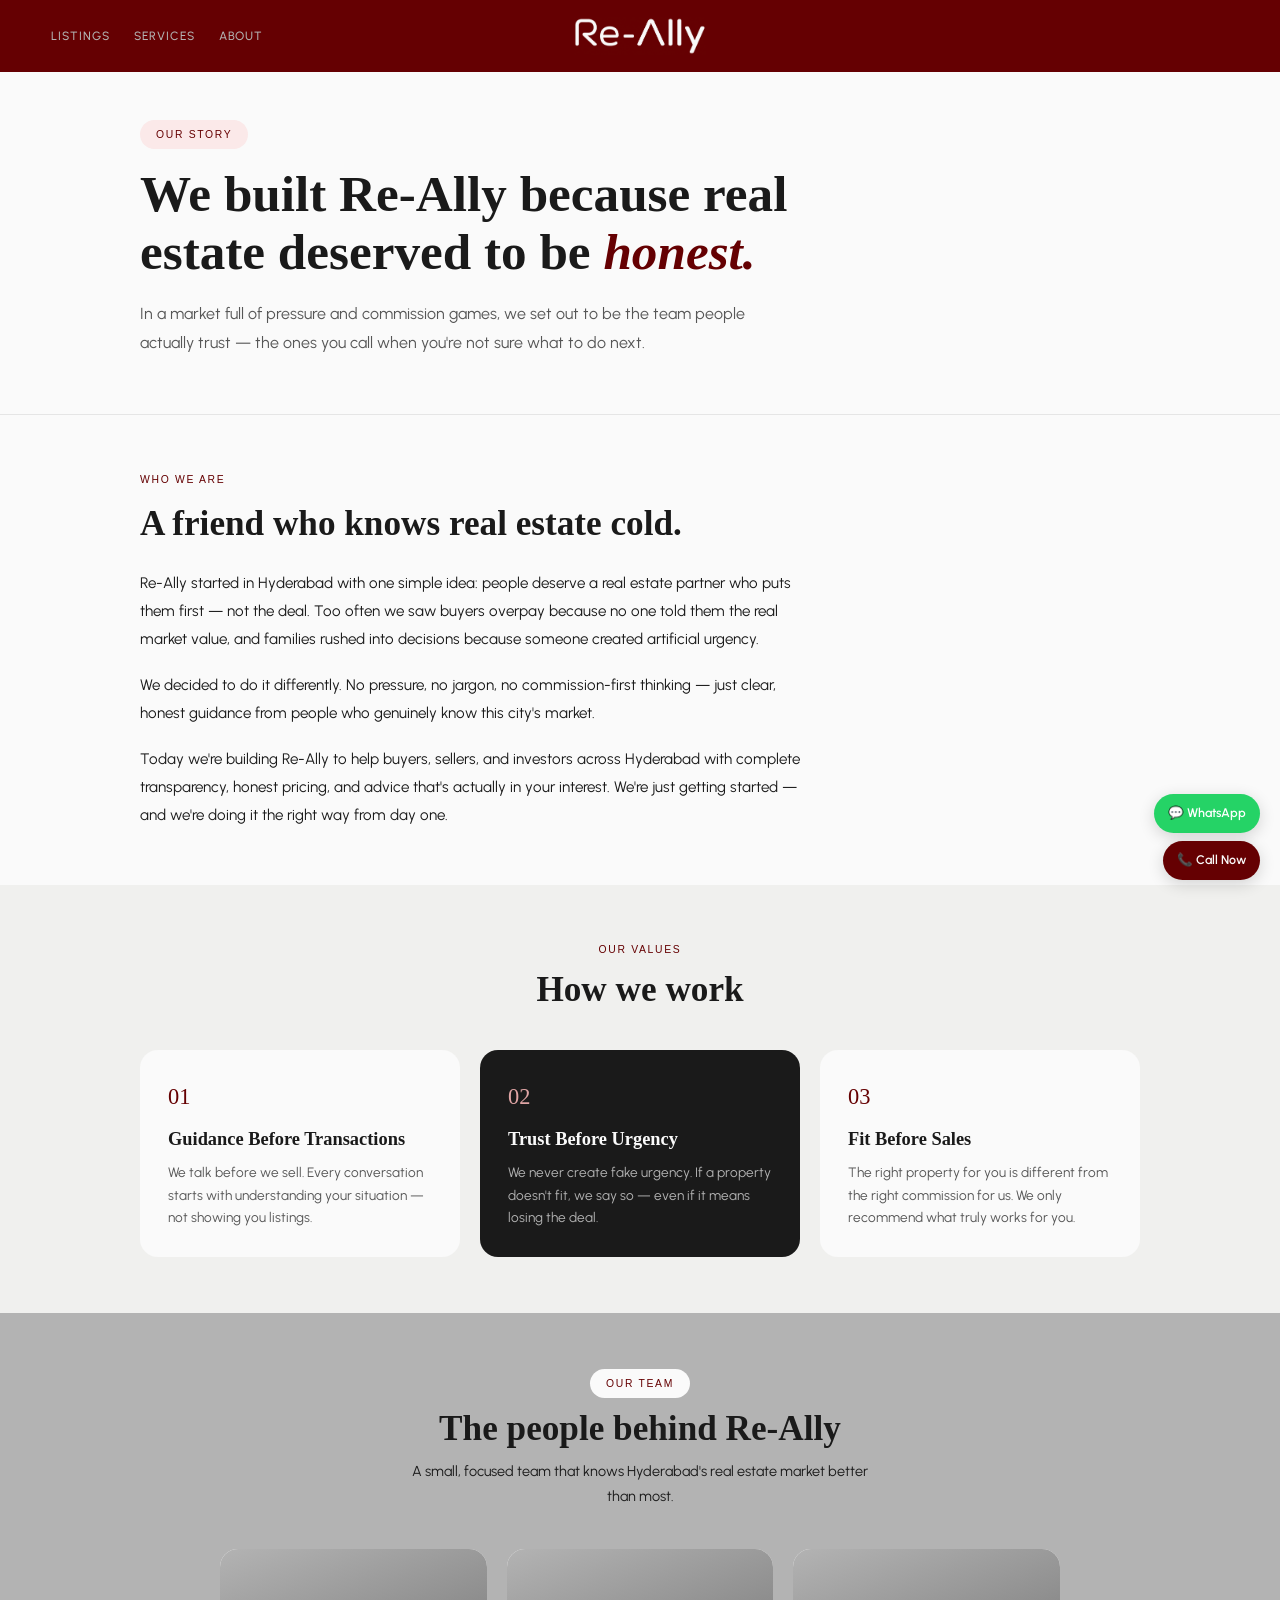
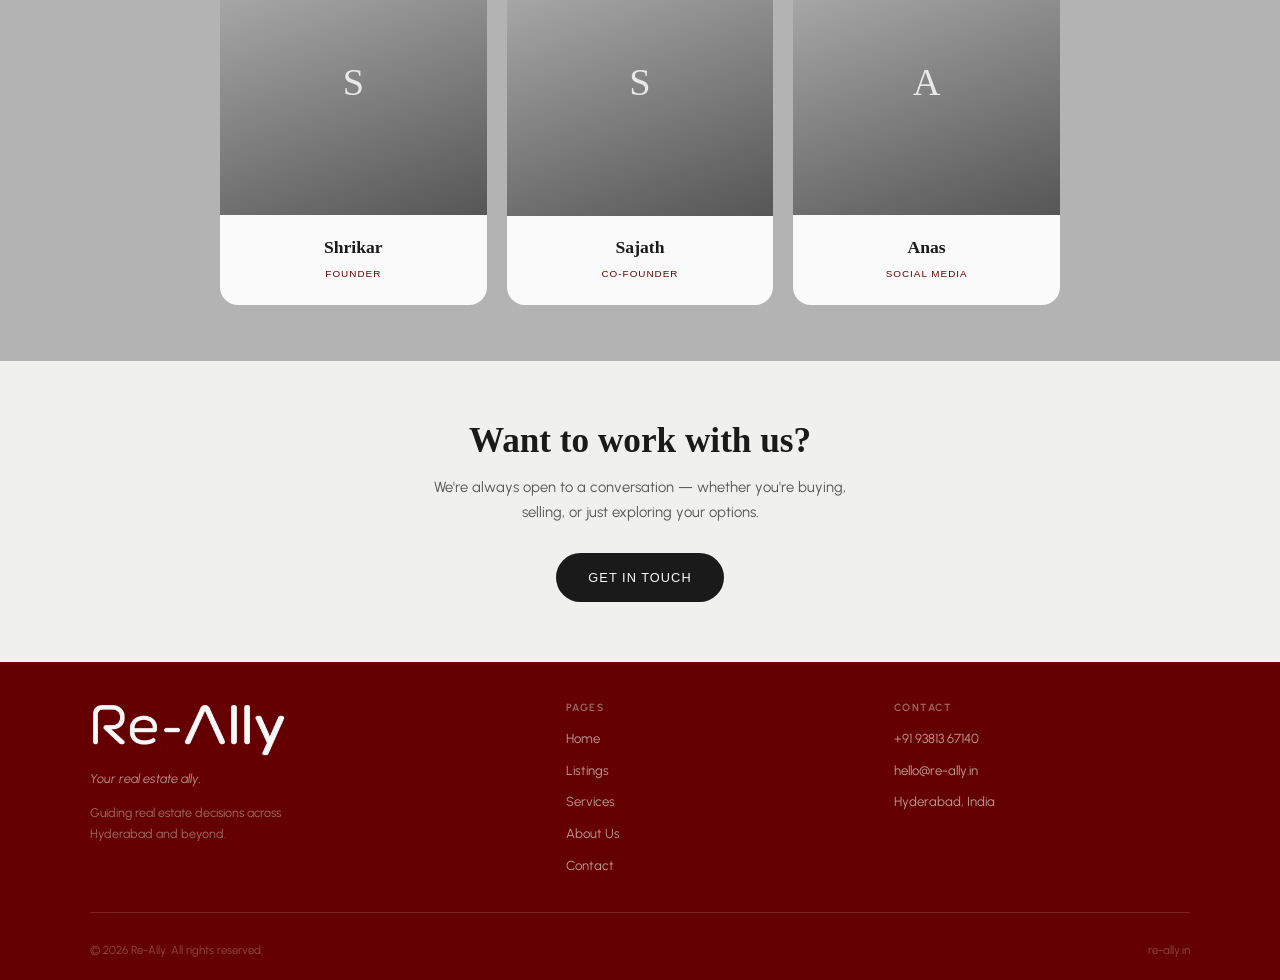
<file: about.html>
<!DOCTYPE html>
<html lang="en">
<head>
  <meta charset="UTF-8" />
  <meta name="viewport" content="width=device-width, initial-scale=1.0" />
  <title>About Us — Re-Ally Hyderabad</title>
  <link rel="icon" type="image/png" sizes="32x32" href="logo.png" />
  <link rel="icon" type="image/png" sizes="16x16" href="logo.png" />
  <link rel="apple-touch-icon" sizes="180x180" href="logo.png" />
  <meta name="theme-color" content="#650002" />
  <link rel="preconnect" href="https://fonts.googleapis.com" />
  <link rel="preconnect" href="https://fonts.gstatic.com" crossorigin />
  <link href="https://fonts.googleapis.com/css2?family=Urbanist:wght@300;400;500;600;700&display=swap" rel="stylesheet" />
  <link rel="stylesheet" href="css/style.css" />
  <link rel="stylesheet" href="css/mobile.css" />
  <style>
    .ab-hero { background:#fafafa; padding:120px 4% 56px; border-bottom:1px solid #e5e5e5; }
    .ab-inner { max-width:1000px; margin:0 auto; }
    .ab-hero span.lbl { color:#650002; font-family:'Tenor Sans',sans-serif; font-size:0.65rem; letter-spacing:0.16em; text-transform:uppercase; display:block; margin-bottom:1rem; background:#fbe9e9; padding:6px 16px; border-radius:30px; width:fit-content; }
    .ab-hero h1 { color:#1a1a1a; font-family:'Playfair Display',Georgia,serif; font-size:clamp(2rem,4vw,3.2rem); font-weight:600; line-height:1.12; margin:0 0 1.25rem; max-width:760px; }
    .ab-hero h1 em { color:#650002; font-style:italic; }
    .ab-hero p { color:#565656; font-size:1rem; line-height:1.8; margin:0; max-width:620px; }

    .ab-story { background:#fafafa; padding:56px 4%; }
    .ab-story .lbl { color:#650002; font-family:'Tenor Sans',sans-serif; font-size:0.65rem; letter-spacing:0.16em; text-transform:uppercase; display:block; margin-bottom:0.9rem; }
    .ab-story h2 { color:#1a1a1a; font-family:'Playfair Display',Georgia,serif; font-size:clamp(1.5rem,2.8vw,2.2rem); font-weight:600; line-height:1.2; margin:0 0 1.5rem; max-width:560px; }
    .ab-story p { color:#1a1a1a; font-size:0.95rem; line-height:1.85; margin:0 0 1.1rem; max-width:680px; }
    .ab-story p:last-child { margin-bottom:0; }

    /* Values */
    .ab-values { background:#f0f0ee; padding:56px 4%; }
    .ab-values .head { text-align:center; margin-bottom:2.5rem; }
    .ab-values .head .lbl { color:#650002; font-family:'Tenor Sans',sans-serif; font-size:0.65rem; letter-spacing:0.16em; text-transform:uppercase; display:block; margin-bottom:0.7rem; }
    .ab-values .head h2 { color:#1a1a1a; font-family:'Playfair Display',Georgia,serif; font-size:clamp(1.5rem,2.8vw,2.2rem); font-weight:600; margin:0; }
    .val-grid { display:grid; grid-template-columns:repeat(3,1fr); gap:1.25rem; max-width:1000px; margin:0 auto; }
    .val-card { background:#fafafa; border-radius:18px; padding:1.75rem; transition:transform 0.3s,box-shadow 0.3s; }
    .val-card:nth-child(2) { background:#1a1a1a; }
    .val-card:hover { transform:translateY(-6px); box-shadow:0 14px 36px rgba(0,0,0,0.12); }
    .val-num { font-family:'Playfair Display',Georgia,serif; font-size:1.4rem; color:#650002; margin-bottom:0.75rem; }
    .val-card:nth-child(2) .val-num { color:#e0a5a5; }
    .val-card h3 { font-family:'Playfair Display',Georgia,serif; font-size:1.15rem; font-weight:600; line-height:1.3; margin:0 0 0.6rem; color:#1a1a1a; }
    .val-card:nth-child(2) h3 { color:#fafafa; }
    .val-card p { font-size:0.85rem; line-height:1.65; margin:0; color:#565656; }
    .val-card:nth-child(2) p { color:#b3b3b3; }

    /* Team */
    .ab-team { background:#b3b3b3; padding:56px 4%; }
    .ab-team .head { text-align:center; margin-bottom:2.5rem; }
    .ab-team .head .lbl { color:#650002; font-family:'Tenor Sans',sans-serif; font-size:0.65rem; letter-spacing:0.16em; text-transform:uppercase; display:block; margin-bottom:0.7rem; background:#fafafa; padding:6px 16px; border-radius:30px; width:fit-content; margin:0 auto 0.7rem; }
    .ab-team .head h2 { color:#1a1a1a; font-family:'Playfair Display',Georgia,serif; font-size:clamp(1.5rem,2.8vw,2.2rem); font-weight:600; margin:0 0 0.6rem; }
    .ab-team .head p { color:#1a1a1a; font-size:0.9rem; margin:0; max-width:480px; margin:0 auto; }
    .team-grid { display:grid; grid-template-columns:repeat(3,1fr); gap:1.25rem; max-width:840px; margin:2.5rem auto 0; }
    .team-card { background:#fafafa; border-radius:18px; overflow:hidden; transition:transform 0.3s,box-shadow 0.3s; }
    .team-card:hover { transform:translateY(-6px); box-shadow:0 14px 36px rgba(0,0,0,0.18); }
    .team-photo { aspect-ratio:1/1; background:linear-gradient(160deg,#b3b3b3,#565656); display:flex; align-items:center; justify-content:center; }
    .team-photo span { font-family:'Playfair Display',Georgia,serif; font-size:2.4rem; color:rgba(250,250,250,0.85); }
    .team-info { padding:1.1rem 1.25rem 1.4rem; text-align:center; }
    .team-info .nm { font-family:'Playfair Display',Georgia,serif; font-size:1.1rem; font-weight:600; color:#1a1a1a; }
    .team-info .rl { font-family:'Tenor Sans',sans-serif; font-size:0.62rem; letter-spacing:0.1em; text-transform:uppercase; color:#650002; margin-top:3px; }

    /* CTA */
    .ab-cta { background:#f0f0ee; padding:60px 4%; text-align:center; }
    .ab-cta h2 { font-family:'Playfair Display',Georgia,serif; font-size:clamp(1.5rem,2.8vw,2.2rem); color:#1a1a1a; margin-bottom:0.85rem; font-weight:600; }
    .ab-cta p { color:#565656; max-width:440px; margin:0 auto 1.75rem; font-size:0.92rem; line-height:1.7; }
    .ab-cta a { display:inline-block; background:#1a1a1a; color:#fafafa; padding:14px 32px; border-radius:30px; font-family:'Tenor Sans',sans-serif; font-size:0.8rem; letter-spacing:0.08em; text-transform:uppercase; text-decoration:none; transition:transform 0.25s; }
    .ab-cta a:hover { transform:translateY(-2px); }

    @media (max-width:768px) {
      .ab-hero { padding:96px 4% 40px; }
      .val-grid, .team-grid { grid-template-columns:1fr; }
      .team-grid { max-width:300px; }
    }
  </style>
</head>
<body>

  <!-- NAV -->
  <nav style="position:fixed;top:0;left:0;right:0;z-index:1000;background:#650002;height:72px;display:flex;align-items:center;justify-content:space-between;padding:0 4%;box-sizing:border-box;">
    <button onclick="toggleMenu()" id="hamburgerBtn" style="background:none;border:none;cursor:pointer;padding:6px;display:none;flex-direction:column;gap:5px;align-items:center;justify-content:center;flex-shrink:0;" aria-label="Menu">
      <span style="display:block;width:22px;height:2px;background:#b3b3b3;border-radius:2px;"></span>
      <span style="display:block;width:22px;height:2px;background:#b3b3b3;border-radius:2px;"></span>
      <span style="display:block;width:22px;height:2px;background:#b3b3b3;border-radius:2px;"></span>
    </button>
    <div id="desktopLinks" style="display:flex;gap:1.5rem;align-items:center;">
      <a href="listings.html" style="color:#b3b3b3;text-decoration:none;font-size:0.75rem;font-weight:500;letter-spacing:0.08em;text-transform:uppercase;">Listings</a>
      <a href="services.html" style="color:#b3b3b3;text-decoration:none;font-size:0.75rem;font-weight:500;letter-spacing:0.08em;text-transform:uppercase;">Services</a>
      <a href="about.html" style="color:#b3b3b3;text-decoration:none;font-size:0.75rem;font-weight:500;letter-spacing:0.08em;text-transform:uppercase;">About</a>
    </div>
    <a href="index.html" style="position:absolute;left:50%;transform:translateX(-50%);"><img src="logo.png" alt="Re-Ally" class="nav-logo-img" style="height:38px;display:block;" /></a>
  </nav>
  <div id="mobileDrawer" style="display:none;position:fixed;top:72px;left:0;right:0;bottom:0;background:rgba(26,26,26,0.97);z-index:999;flex-direction:column;padding:2rem 6%;overflow-y:auto;">
    <a href="index.html" style="color:#fafafa;text-decoration:none;font-family:Georgia,serif;font-size:1.4rem;padding:1rem 0;border-bottom:1px solid rgba(250,250,250,0.1);display:block;">Home</a>
    <a href="listings.html" style="color:#fafafa;text-decoration:none;font-family:Georgia,serif;font-size:1.4rem;padding:1rem 0;border-bottom:1px solid rgba(250,250,250,0.1);display:block;">Listings</a>
    <a href="sreyan.html" style="text-decoration:none;font-family:Georgia,serif;font-size:1.05rem;padding:0.65rem 0 0.65rem 1.5rem;border-bottom:1px solid rgba(250,250,250,0.06);display:block;color:rgba(250,250,250,0.55);">↳ Sreyan by Elegans VRG</a>
    <a href="services.html" style="color:#fafafa;text-decoration:none;font-family:Georgia,serif;font-size:1.4rem;padding:1rem 0;border-bottom:1px solid rgba(250,250,250,0.1);display:block;">Services</a>
    <a href="about.html" style="color:#fafafa;text-decoration:none;font-family:Georgia,serif;font-size:1.4rem;padding:1rem 0;border-bottom:1px solid rgba(250,250,250,0.1);display:block;">About Us</a>
    <a href="contact.html" style="display:inline-block;margin-top:2rem;background:#650002;color:#fafafa;padding:14px 32px;border-radius:50px;font-size:0.85rem;font-weight:700;letter-spacing:0.08em;text-transform:uppercase;text-decoration:none;">Contact Us</a>
  </div>
  <style>@media(max-width:768px){#hamburgerBtn{display:flex!important;}#desktopLinks{display:none!important;}.nav-logo-img{height:30px!important;}}</style>

  <!-- HERO -->
  <div class="ab-hero">
    <div class="ab-inner">
      <span class="lbl">Our Story</span>
      <h1>We built Re-Ally because real estate deserved to be <em>honest.</em></h1>
      <p>In a market full of pressure and commission games, we set out to be the team people actually trust — the ones you call when you're not sure what to do next.</p>
    </div>
  </div>

  <!-- STORY -->
  <div class="ab-story">
    <div class="ab-inner">
      <span class="lbl">Who We Are</span>
      <h2>A friend who knows real estate cold.</h2>
      <p>Re-Ally started in Hyderabad with one simple idea: people deserve a real estate partner who puts them first — not the deal. Too often we saw buyers overpay because no one told them the real market value, and families rushed into decisions because someone created artificial urgency.</p>
      <p>We decided to do it differently. No pressure, no jargon, no commission-first thinking — just clear, honest guidance from people who genuinely know this city's market.</p>
      <p>Today we're building Re-Ally to help buyers, sellers, and investors across Hyderabad with complete transparency, honest pricing, and advice that's actually in your interest. We're just getting started — and we're doing it the right way from day one.</p>
    </div>
  </div>

  <!-- VALUES -->
  <div class="ab-values">
    <div class="head">
      <span class="lbl">Our Values</span>
      <h2>How we work</h2>
    </div>
    <div class="val-grid">
      <div class="val-card">
        <div class="val-num">01</div>
        <h3>Guidance Before Transactions</h3>
        <p>We talk before we sell. Every conversation starts with understanding your situation — not showing you listings.</p>
      </div>
      <div class="val-card">
        <div class="val-num">02</div>
        <h3>Trust Before Urgency</h3>
        <p>We never create fake urgency. If a property doesn't fit, we say so — even if it means losing the deal.</p>
      </div>
      <div class="val-card">
        <div class="val-num">03</div>
        <h3>Fit Before Sales</h3>
        <p>The right property for you is different from the right commission for us. We only recommend what truly works for you.</p>
      </div>
    </div>
  </div>

  <!-- TEAM -->
  <div class="ab-team">
    <div class="head">
      <span class="lbl">Our Team</span>
      <h2>The people behind Re-Ally</h2>
      <p>A small, focused team that knows Hyderabad's real estate market better than most.</p>
    </div>
    <div class="team-grid">
      <div class="team-card">
        <div class="team-photo"><span>S</span></div>
        <div class="team-info"><div class="nm">Shrikar</div><div class="rl">Founder</div></div>
      </div>
      <div class="team-card">
        <div class="team-photo"><span>S</span></div>
        <div class="team-info"><div class="nm">Sajath</div><div class="rl">Co-Founder</div></div>
      </div>
      <div class="team-card">
        <div class="team-photo"><span>A</span></div>
        <div class="team-info"><div class="nm">Anas</div><div class="rl">Social Media</div></div>
      </div>
    </div>
  </div>

  <!-- CTA -->
  <div class="ab-cta">
    <h2>Want to work with us?</h2>
    <p>We're always open to a conversation — whether you're buying, selling, or just exploring your options.</p>
    <a href="contact.html">Get in Touch</a>
  </div>

  <footer>
    <div class="footer-grid">
      <div><img src="logo.png" alt="Re-Ally" style="height:56px;display:block;margin-bottom:10px;" /><div class="f-tag">Your real estate ally.</div><p class="f-desc">Guiding real estate decisions across Hyderabad and beyond.</p></div>
      <div class="f-col"><h4>Pages</h4><ul><li><a href="index.html">Home</a></li><li><a href="listings.html">Listings</a></li><li><a href="services.html">Services</a></li><li><a href="about.html">About Us</a></li><li><a href="contact.html">Contact</a></li></ul></div>
      <div class="f-col"><h4>Contact</h4><ul><li><a href="tel:+919381367140">+91 93813 67140</a></li><li><a href="mailto:hello@re-ally.in">hello@re-ally.in</a></li><li><a href="https://maps.google.com/?q=Hyderabad,Telangana,India" target="_blank" rel="noopener">Hyderabad, India</a></li></ul></div>
    </div>
    <div class="footer-bot"><span>© 2026 Re-Ally. All rights reserved.</span><span>re-ally.in</span></div>
  </footer>

  <div class="float-cta">
    <a href="https://wa.me/919381367140" class="float-btn float-wa" target="_blank">💬 WhatsApp</a>
    <a href="tel:+919381367140" class="float-btn float-call">📞 Call Now</a>
  </div>

  <script>
    function toggleMenu(){var d=document.getElementById('mobileDrawer');d.style.display=d.style.display==='flex'?'none':'flex';document.body.style.overflow=d.style.display==='flex'?'hidden':'';}
    document.addEventListener('DOMContentLoaded',function(){document.querySelectorAll('#mobileDrawer a').forEach(function(l){l.addEventListener('click',function(){document.getElementById('mobileDrawer').style.display='none';document.body.style.overflow='';});});});
  </script>
</body>
</html>
</file>
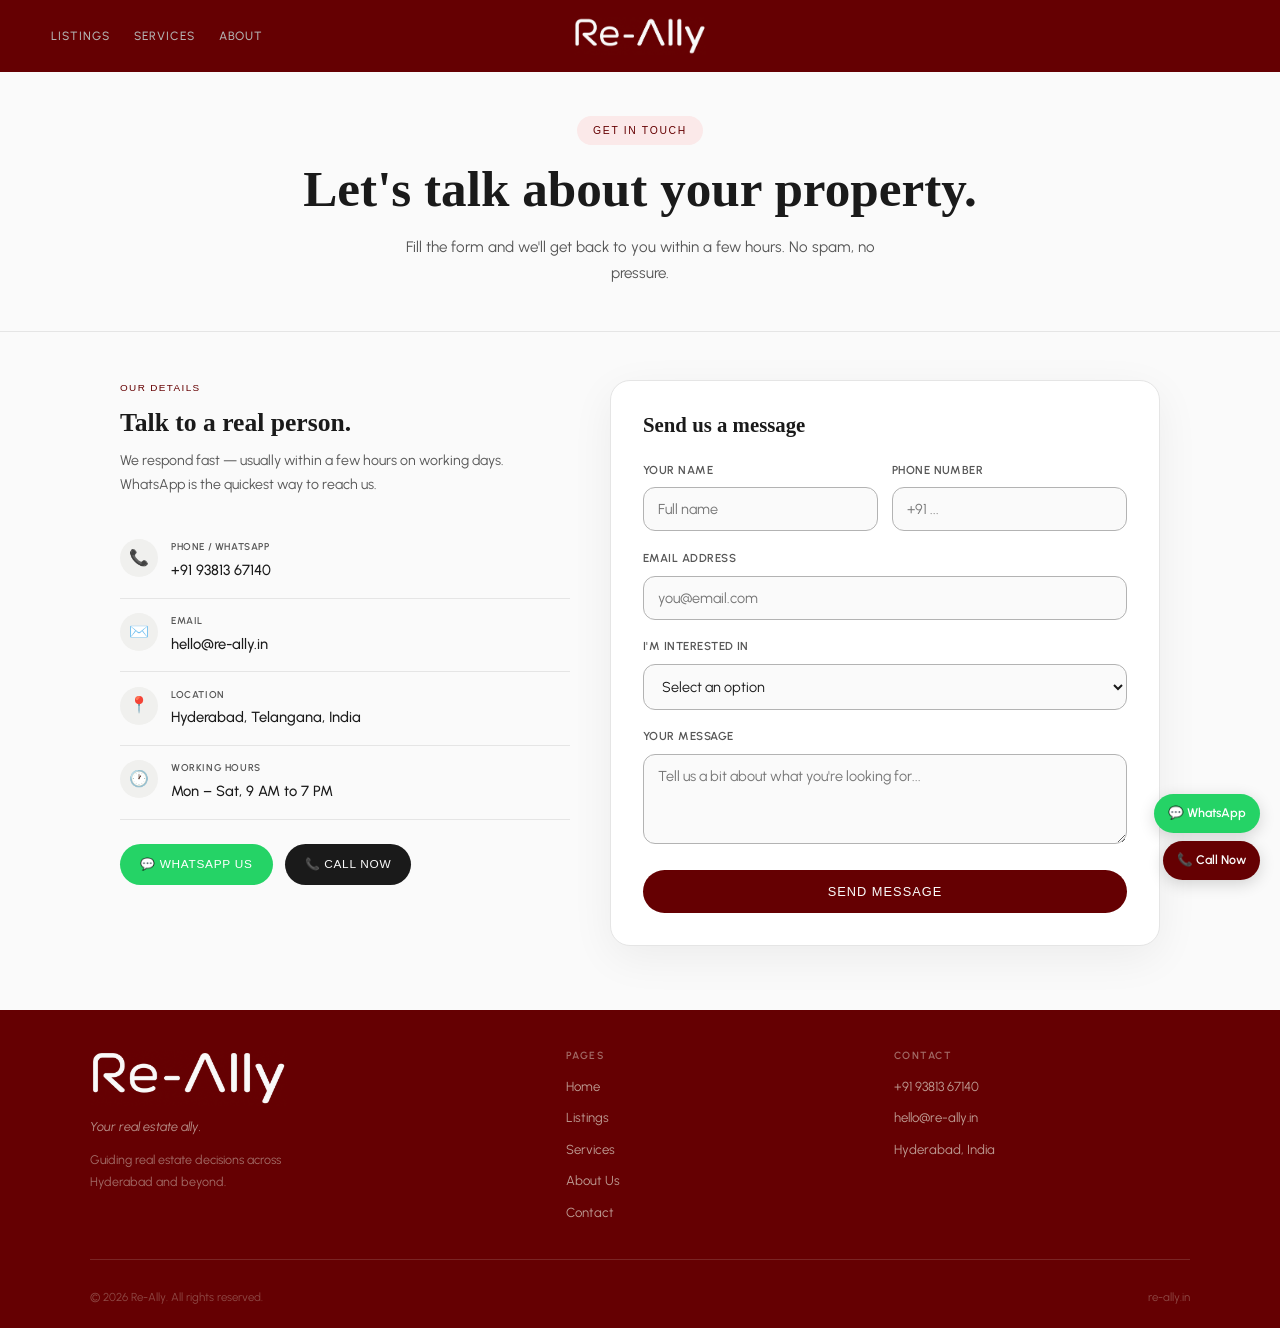
<file: contact.html>
<!DOCTYPE html>
<html lang="en">
<head>
  <meta charset="UTF-8" />
  <meta name="viewport" content="width=device-width, initial-scale=1.0" />
  <title>Contact — Re-Ally Hyderabad</title>
  <link rel="icon" type="image/png" sizes="32x32" href="logo.png" />
  <link rel="icon" type="image/png" sizes="16x16" href="logo.png" />
  <link rel="apple-touch-icon" sizes="180x180" href="logo.png" />
  <meta name="theme-color" content="#650002" />
  <link rel="preconnect" href="https://fonts.googleapis.com" />
  <link rel="preconnect" href="https://fonts.gstatic.com" crossorigin />
  <link href="https://fonts.googleapis.com/css2?family=Urbanist:wght@300;400;500;600;700&display=swap" rel="stylesheet" />
  <link rel="stylesheet" href="css/style.css" />
  <link rel="stylesheet" href="css/mobile.css" />
  <style>
    .ct-hero { background:#fafafa; padding:116px 4% 44px; border-bottom:1px solid #e5e5e5; text-align:center; }
    .ct-hero span.lbl { color:#650002; font-family:'Tenor Sans',sans-serif; font-size:0.65rem; letter-spacing:0.16em; text-transform:uppercase; display:block; margin-bottom:1rem; background:#fbe9e9; padding:6px 16px; border-radius:30px; width:fit-content; margin:0 auto 1rem; }
    .ct-hero h1 { color:#1a1a1a; font-family:'Playfair Display',Georgia,serif; font-size:clamp(2rem,4vw,3.2rem); font-weight:600; line-height:1.1; margin:0 0 1rem; }
    .ct-hero p { color:#565656; font-size:0.95rem; line-height:1.75; margin:0 auto; max-width:520px; }

    .ct-body { background:#fafafa; padding:48px 4% 64px; }
    .ct-grid { max-width:1040px; margin:0 auto; display:grid; grid-template-columns:0.9fr 1.1fr; gap:2.5rem; align-items:start; }

    /* Left — details */
    .ct-details .lbl { color:#650002; font-family:'Tenor Sans',sans-serif; font-size:0.62rem; letter-spacing:0.14em; text-transform:uppercase; display:block; margin-bottom:0.7rem; }
    .ct-details h2 { color:#1a1a1a; font-family:'Playfair Display',Georgia,serif; font-size:1.6rem; font-weight:600; margin:0 0 0.75rem; }
    .ct-details > p { color:#565656; font-size:0.88rem; line-height:1.7; margin:0 0 1.75rem; }
    .ct-item { display:flex; gap:13px; align-items:flex-start; padding:0.9rem 0; border-bottom:1px solid #e5e5e5; }
    .ct-item .ic { width:38px; height:38px; background:#f0f0ee; border-radius:50%; display:flex; align-items:center; justify-content:center; font-size:1rem; flex-shrink:0; }
    .ct-item .tx b { display:block; color:#565656; font-size:0.62rem; letter-spacing:0.06em; text-transform:uppercase; margin-bottom:2px; font-weight:600; }
    .ct-item .tx a, .ct-item .tx span { color:#1a1a1a; font-size:0.92rem; font-weight:500; text-decoration:none; }
    .ct-item .tx a:hover { color:#650002; }
    .ct-quick { display:flex; gap:0.75rem; margin-top:1.5rem; flex-wrap:wrap; }
    .ct-quick a { display:inline-flex; align-items:center; gap:8px; padding:11px 20px; border-radius:30px; font-family:'Tenor Sans',sans-serif; font-size:0.74rem; letter-spacing:0.06em; text-transform:uppercase; text-decoration:none; transition:transform 0.25s; }
    .ct-quick a.wa { background:#25D366; color:#fff; }
    .ct-quick a.cl { background:#1a1a1a; color:#fafafa; }
    .ct-quick a:hover { transform:translateY(-2px); }

    /* Right — form */
    .ct-form { background:#fff; border:1px solid #e5e5e5; border-radius:20px; padding:2rem; box-shadow:0 12px 44px rgba(0,0,0,0.06); }
    .ct-form h3 { font-family:'Playfair Display',Georgia,serif; font-size:1.3rem; font-weight:600; color:#1a1a1a; margin:0 0 1.5rem; }
    .ct-field { margin-bottom:1.1rem; }
    .ct-field label { display:block; font-size:0.72rem; letter-spacing:0.04em; text-transform:uppercase; color:#565656; margin-bottom:0.45rem; font-weight:600; }
    .ct-field input, .ct-field select, .ct-field textarea { width:100%; box-sizing:border-box; padding:12px 14px; border:1px solid #b3b3b3; border-radius:12px; font-family:inherit; font-size:0.9rem; color:#1a1a1a; background:#fafafa; transition:border 0.2s; }
    .ct-field input:focus, .ct-field select:focus, .ct-field textarea:focus { outline:none; border-color:#650002; background:#fff; }
    .ct-field textarea { resize:vertical; min-height:90px; }
    .ct-row { display:grid; grid-template-columns:1fr 1fr; gap:0.85rem; }
    .ct-submit { width:100%; background:#650002; color:#fafafa; border:none; padding:14px; border-radius:30px; font-family:'Tenor Sans',sans-serif; font-size:0.8rem; letter-spacing:0.08em; text-transform:uppercase; cursor:pointer; transition:transform 0.25s,background 0.25s; }
    .ct-submit:hover { transform:translateY(-2px); background:#3d0001; }
    .ct-success { display:none; text-align:center; padding:2rem 1rem; }
    .ct-success .chk { width:60px; height:60px; background:#e8f5e9; border-radius:50%; display:flex; align-items:center; justify-content:center; font-size:1.6rem; margin:0 auto 1rem; }
    .ct-success h3 { margin:0 0 0.5rem; }
    .ct-success p { color:#565656; font-size:0.88rem; margin:0; }

    @media (max-width:768px) {
      .ct-hero { padding:92px 4% 36px; }
      .ct-grid { grid-template-columns:1fr; gap:2rem; }
      .ct-row { grid-template-columns:1fr; }
    }
  </style>
</head>
<body>

  <!-- NAV -->
  <nav style="position:fixed;top:0;left:0;right:0;z-index:1000;background:#650002;height:72px;display:flex;align-items:center;justify-content:space-between;padding:0 4%;box-sizing:border-box;">
    <button onclick="toggleMenu()" id="hamburgerBtn" style="background:none;border:none;cursor:pointer;padding:6px;display:none;flex-direction:column;gap:5px;align-items:center;justify-content:center;flex-shrink:0;" aria-label="Menu">
      <span style="display:block;width:22px;height:2px;background:#b3b3b3;border-radius:2px;"></span>
      <span style="display:block;width:22px;height:2px;background:#b3b3b3;border-radius:2px;"></span>
      <span style="display:block;width:22px;height:2px;background:#b3b3b3;border-radius:2px;"></span>
    </button>
    <div id="desktopLinks" style="display:flex;gap:1.5rem;align-items:center;">
      <a href="listings.html" style="color:#b3b3b3;text-decoration:none;font-size:0.75rem;font-weight:500;letter-spacing:0.08em;text-transform:uppercase;">Listings</a>
      <a href="services.html" style="color:#b3b3b3;text-decoration:none;font-size:0.75rem;font-weight:500;letter-spacing:0.08em;text-transform:uppercase;">Services</a>
      <a href="about.html" style="color:#b3b3b3;text-decoration:none;font-size:0.75rem;font-weight:500;letter-spacing:0.08em;text-transform:uppercase;">About</a>
    </div>
    <a href="index.html" style="position:absolute;left:50%;transform:translateX(-50%);"><img src="logo.png" alt="Re-Ally" class="nav-logo-img" style="height:38px;display:block;" /></a>
  </nav>
  <div id="mobileDrawer" style="display:none;position:fixed;top:72px;left:0;right:0;bottom:0;background:rgba(26,26,26,0.97);z-index:999;flex-direction:column;padding:2rem 6%;overflow-y:auto;">
    <a href="index.html" style="color:#fafafa;text-decoration:none;font-family:Georgia,serif;font-size:1.4rem;padding:1rem 0;border-bottom:1px solid rgba(250,250,250,0.1);display:block;">Home</a>
    <a href="listings.html" style="color:#fafafa;text-decoration:none;font-family:Georgia,serif;font-size:1.4rem;padding:1rem 0;border-bottom:1px solid rgba(250,250,250,0.1);display:block;">Listings</a>
    <a href="sreyan.html" style="text-decoration:none;font-family:Georgia,serif;font-size:1.05rem;padding:0.65rem 0 0.65rem 1.5rem;border-bottom:1px solid rgba(250,250,250,0.06);display:block;color:rgba(250,250,250,0.55);">↳ Sreyan by Elegans VRG</a>
    <a href="services.html" style="color:#fafafa;text-decoration:none;font-family:Georgia,serif;font-size:1.4rem;padding:1rem 0;border-bottom:1px solid rgba(250,250,250,0.1);display:block;">Services</a>
    <a href="about.html" style="color:#fafafa;text-decoration:none;font-family:Georgia,serif;font-size:1.4rem;padding:1rem 0;border-bottom:1px solid rgba(250,250,250,0.1);display:block;">About Us</a>
    <a href="contact.html" style="display:inline-block;margin-top:2rem;background:#650002;color:#fafafa;padding:14px 32px;border-radius:50px;font-size:0.85rem;font-weight:700;letter-spacing:0.08em;text-transform:uppercase;text-decoration:none;">Contact Us</a>
  </div>
  <style>@media(max-width:768px){#hamburgerBtn{display:flex!important;}#desktopLinks{display:none!important;}.nav-logo-img{height:30px!important;}}</style>

  <!-- HERO -->
  <div class="ct-hero">
    <span class="lbl">Get in Touch</span>
    <h1>Let's talk about your property.</h1>
    <p>Fill the form and we'll get back to you within a few hours. No spam, no pressure.</p>
  </div>

  <!-- BODY -->
  <div class="ct-body">
    <div class="ct-grid">

      <!-- Left: details -->
      <div class="ct-details">
        <span class="lbl">Our Details</span>
        <h2>Talk to a real person.</h2>
        <p>We respond fast — usually within a few hours on working days. WhatsApp is the quickest way to reach us.</p>

        <div class="ct-item"><div class="ic">📞</div><div class="tx"><b>Phone / WhatsApp</b><a href="tel:+919381367140">+91 93813 67140</a></div></div>
        <div class="ct-item"><div class="ic">✉️</div><div class="tx"><b>Email</b><a href="mailto:hello@re-ally.in">hello@re-ally.in</a></div></div>
        <div class="ct-item"><div class="ic">📍</div><div class="tx"><b>Location</b><span>Hyderabad, Telangana, India</span></div></div>
        <div class="ct-item"><div class="ic">🕐</div><div class="tx"><b>Working Hours</b><span>Mon – Sat, 9 AM to 7 PM</span></div></div>

        <div class="ct-quick">
          <a href="https://wa.me/919381367140?text=Hi%2C%20I%27m%20interested%20in%20a%20property." class="wa" target="_blank">💬 WhatsApp Us</a>
          <a href="tel:+919381367140" class="cl">📞 Call Now</a>
        </div>
      </div>

      <!-- Right: form -->
      <div class="ct-form">
        <div id="formWrap">
          <h3>Send us a message</h3>
          <form id="contactForm" action="https://formspree.io/f/YOUR_FORM_ID" method="POST">
            <div class="ct-row">
              <div class="ct-field"><label>Your Name</label><input type="text" name="name" required placeholder="Full name" /></div>
              <div class="ct-field"><label>Phone Number</label><input type="tel" name="phone" required placeholder="+91 ..." /></div>
            </div>
            <div class="ct-field"><label>Email Address</label><input type="email" name="email" placeholder="you@email.com" /></div>
            <div class="ct-field">
              <label>I'm Interested In</label>
              <select name="interest" required>
                <option value="">Select an option</option>
                <option>Buying a property</option>
                <option>Selling my property</option>
                <option>Real estate marketing</option>
                <option>Renting</option>
                <option>Just exploring</option>
              </select>
            </div>
            <div class="ct-field"><label>Your Message</label><textarea name="message" placeholder="Tell us a bit about what you're looking for..."></textarea></div>
            <button type="submit" class="ct-submit">Send Message</button>
          </form>
        </div>
        <div class="ct-success" id="successMsg">
          <div class="chk">✅</div>
          <h3>Message Sent!</h3>
          <p>We'll get back to you within a few hours.</p>
        </div>
      </div>

    </div>
  </div>

  <footer>
    <div class="footer-grid">
      <div><img src="logo.png" alt="Re-Ally" style="height:56px;display:block;margin-bottom:10px;" /><div class="f-tag">Your real estate ally.</div><p class="f-desc">Guiding real estate decisions across Hyderabad and beyond.</p></div>
      <div class="f-col"><h4>Pages</h4><ul><li><a href="index.html">Home</a></li><li><a href="listings.html">Listings</a></li><li><a href="services.html">Services</a></li><li><a href="about.html">About Us</a></li><li><a href="contact.html">Contact</a></li></ul></div>
      <div class="f-col"><h4>Contact</h4><ul><li><a href="tel:+919381367140">+91 93813 67140</a></li><li><a href="mailto:hello@re-ally.in">hello@re-ally.in</a></li><li><a href="https://maps.google.com/?q=Hyderabad,Telangana,India" target="_blank" rel="noopener">Hyderabad, India</a></li></ul></div>
    </div>
    <div class="footer-bot"><span>© 2026 Re-Ally. All rights reserved.</span><span>re-ally.in</span></div>
  </footer>

  <div class="float-cta">
    <a href="https://wa.me/919381367140" class="float-btn float-wa" target="_blank">💬 WhatsApp</a>
    <a href="tel:+919381367140" class="float-btn float-call">📞 Call Now</a>
  </div>

  <script>
    function toggleMenu(){var d=document.getElementById('mobileDrawer');d.style.display=d.style.display==='flex'?'none':'flex';document.body.style.overflow=d.style.display==='flex'?'hidden':'';}
    document.addEventListener('DOMContentLoaded',function(){document.querySelectorAll('#mobileDrawer a').forEach(function(l){l.addEventListener('click',function(){document.getElementById('mobileDrawer').style.display='none';document.body.style.overflow='';});});});

    // Form submit via Formspree (AJAX so we show success without leaving page)
    var form = document.getElementById('contactForm');
    form.addEventListener('submit', function(e){
      e.preventDefault();
      var data = new FormData(form);
      fetch(form.action, { method:'POST', body:data, headers:{'Accept':'application/json'} })
        .then(function(res){
          if(res.ok){
            document.getElementById('formWrap').style.display='none';
            document.getElementById('successMsg').style.display='block';
          } else {
            alert('Something went wrong. Please WhatsApp us instead.');
          }
        })
        .catch(function(){ alert('Something went wrong. Please WhatsApp us instead.'); });
    });
  </script>
</body>
</html>
</file>
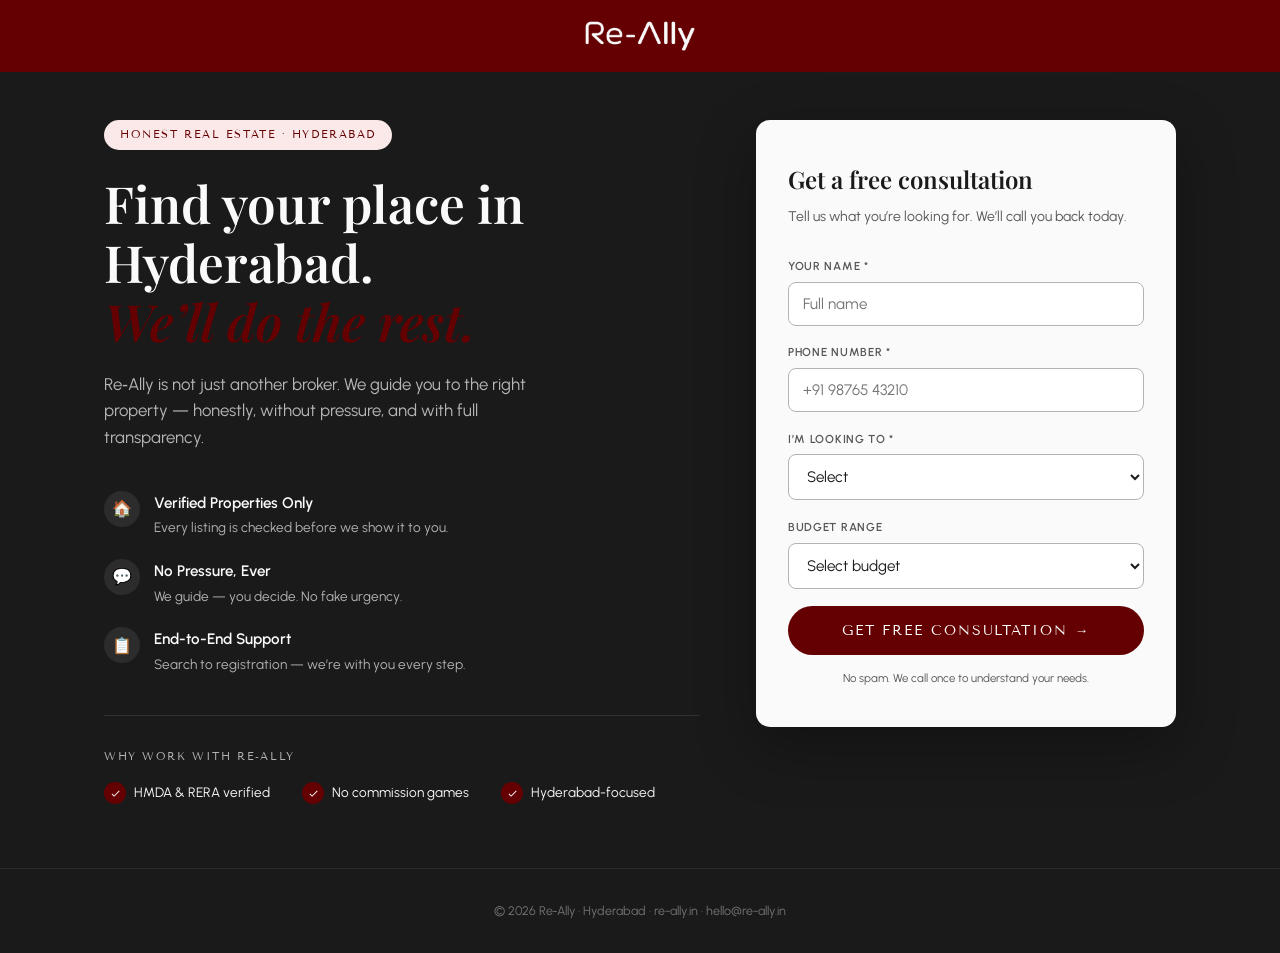
<file: landing.html>
<!DOCTYPE html>
<html lang="en">
<head>
  <meta charset="UTF-8" />
  <meta name="viewport" content="width=device-width, initial-scale=1.0" />
  <title>Find Your Home in Hyderabad — Re-Ally</title>
  <link rel="icon" type="image/png" sizes="32x32" href="logo.png" />
  <link rel="icon" type="image/png" sizes="16x16" href="logo.png" />
  <link rel="apple-touch-icon" sizes="180x180" href="logo.png" />
  <meta name="theme-color" content="#650002" />
  <meta name="description" content="Looking for properties in Hyderabad? Talk to Re-Ally — your honest real estate partner. No pressure, no jargon, just guidance." />
  <link rel="preconnect" href="https://fonts.googleapis.com" />
  <link rel="preconnect" href="https://fonts.gstatic.com" crossorigin />
  <link href="https://fonts.googleapis.com/css2?family=Playfair+Display:ital,wght@0,400;0,500;0,600;1,400&family=Tenor+Sans&display=swap" rel="stylesheet" />
  <link href="https://fonts.googleapis.com/css2?family=Urbanist:wght@300;400;500;600;700&display=swap" rel="stylesheet" />
  <style>
    * { box-sizing: border-box; margin: 0; padding: 0; }
    body {
      font-family: 'Urbanist', system-ui, sans-serif;
      background: #1a1a1a;
      color: #fafafa;
      line-height: 1.6;
      min-height: 100vh;
    }
    a { color: inherit; text-decoration: none; }
    img { max-width: 100%; display: block; }

    /* Minimal nav — keeps user focused on form */
    .lp-nav {
      display: flex;
      align-items: center;
      justify-content: center;
      padding: 1.25rem 5%;
      background: #650002;
    }
    .lp-nav img { height: 32px; width: auto; }

    /* Hero layout */
    .landing-hero {
      padding: 3rem 5% 4rem;
      max-width: 1200px;
      margin: 0 auto;
    }
    .landing-grid {
      display: grid;
      grid-template-columns: 1fr 420px;
      gap: 3.5rem;
      align-items: start;
    }

    /* Trust pill (now honest) */
    .trust-pill {
      display: inline-flex;
      align-items: center;
      gap: 8px;
      background: #fbe9e9;
      color: #650002;
      border-radius: 50px;
      padding: 6px 16px;
      font-family: 'Tenor Sans', sans-serif;
      font-size: 0.7rem;
      letter-spacing: 0.14em;
      text-transform: uppercase;
      margin-bottom: 1.5rem;
    }

    /* Headline */
    .lp-h1 {
      font-family: 'Playfair Display', Georgia, serif;
      font-weight: 600;
      color: #fafafa;
      margin-bottom: 1.25rem;
      font-size: clamp(2rem, 4vw, 3.2rem);
      line-height: 1.15;
    }
    .lp-h1 em { color: #650002; font-style: italic; }
    .lp-sub {
      color: rgba(250, 250, 250, 0.7);
      font-size: 1.05rem;
      margin-bottom: 2.5rem;
      max-width: 460px;
    }

    /* Benefit items */
    .benefit-item {
      display: flex;
      align-items: flex-start;
      gap: 14px;
      margin-bottom: 1.25rem;
    }
    .benefit-icon {
      width: 36px;
      height: 36px;
      background: rgba(250, 250, 250, 0.08);
      border-radius: 50%;
      display: flex;
      align-items: center;
      justify-content: center;
      flex-shrink: 0;
      font-size: 1rem;
    }
    .benefit-title {
      font-weight: 600;
      color: #fafafa;
      font-size: 0.95rem;
      margin-bottom: 2px;
    }
    .benefit-desc {
      font-size: 0.85rem;
      color: #b3b3b3;
    }

    /* Trust signals (replacing fake stats) */
    .trust-row {
      margin-top: 2.5rem;
      padding-top: 2rem;
      border-top: 1px solid rgba(250, 250, 250, 0.1);
    }
    .trust-label {
      font-family: 'Tenor Sans', sans-serif;
      font-size: 0.7rem;
      letter-spacing: 0.14em;
      text-transform: uppercase;
      color: #b3b3b3;
      margin-bottom: 1rem;
    }
    .trust-items {
      display: flex;
      gap: 2rem;
      flex-wrap: wrap;
    }
    .trust-item {
      display: flex;
      align-items: center;
      gap: 8px;
      font-size: 0.85rem;
      color: #fafafa;
    }
    .trust-check {
      width: 22px;
      height: 22px;
      background: #650002;
      border-radius: 50%;
      display: flex;
      align-items: center;
      justify-content: center;
      flex-shrink: 0;
    }
    .trust-check svg { width: 11px; height: 11px; fill: #fafafa; }

    /* Form box */
    .lp-form-box {
      background: #fafafa;
      color: #1a1a1a;
      padding: 2.5rem 2rem;
      border-radius: 14px;
      box-shadow: 0 20px 60px rgba(0, 0, 0, 0.3);
    }
    .lp-form-box h3 {
      font-family: 'Playfair Display', Georgia, serif;
      font-weight: 600;
      font-size: 1.5rem;
      color: #1a1a1a;
      margin-bottom: 0.5rem;
    }
    .lp-form-box .form-intro {
      font-size: 0.875rem;
      color: #565656;
      margin-bottom: 1.75rem;
    }
    .form-group { margin-bottom: 1.1rem; }
    .form-group label {
      display: block;
      font-size: 0.72rem;
      font-weight: 600;
      letter-spacing: 0.06em;
      text-transform: uppercase;
      color: #565656;
      margin-bottom: 0.4rem;
    }
    .form-group input,
    .form-group select {
      width: 100%;
      padding: 12px 14px;
      border: 1px solid #b3b3b3;
      border-radius: 8px;
      font-family: inherit;
      font-size: 0.95rem;
      background: #fff;
      color: #1a1a1a;
      transition: border-color 0.2s;
    }
    .form-group input:focus,
    .form-group select:focus {
      outline: none;
      border-color: #650002;
    }
    .lp-submit {
      width: 100%;
      background: #650002;
      color: #fafafa;
      border: none;
      padding: 16px;
      border-radius: 30px;
      font-family: 'Tenor Sans', sans-serif;
      font-size: 0.85rem;
      letter-spacing: 0.14em;
      text-transform: uppercase;
      cursor: pointer;
      transition: transform 0.2s, background 0.2s;
    }
    .lp-submit:hover {
      background: #3d0001;
      transform: translateY(-2px);
    }
    .form-foot {
      font-size: 0.72rem;
      color: #565656;
      text-align: center;
      margin-top: 0.85rem;
    }

    /* Success state */
    #lpSuccess {
      display: none;
      text-align: center;
      padding: 2rem 0.5rem;
    }
    #lpSuccess .chk {
      width: 64px;
      height: 64px;
      background: #fbe9e9;
      border-radius: 50%;
      display: flex;
      align-items: center;
      justify-content: center;
      margin: 0 auto 1rem;
      font-size: 1.8rem;
    }
    #lpSuccess h3 { color: #1a1a1a; margin-bottom: 0.5rem; }
    #lpSuccess p { color: #565656; font-size: 0.9rem; margin-bottom: 1.5rem; }
    .wa-btn {
      display: inline-block;
      background: #25D366;
      color: #fff;
      padding: 13px 28px;
      border-radius: 30px;
      font-family: 'Tenor Sans', sans-serif;
      font-size: 0.8rem;
      letter-spacing: 0.14em;
      text-transform: uppercase;
    }

    /* Footer */
    .lp-footer {
      text-align: center;
      padding: 2rem 5%;
      border-top: 1px solid rgba(250, 250, 250, 0.08);
    }
    .lp-footer p {
      font-size: 0.78rem;
      color: rgba(250, 250, 250, 0.4);
    }

    /* Mobile */
    @media (max-width: 820px) {
      .landing-grid {
        grid-template-columns: 1fr;
        gap: 2.5rem;
      }
      .landing-hero { padding: 2rem 5% 3rem; }
      .lp-form-box { padding: 2rem 1.5rem; }
      .lp-h1 { font-size: 1.85rem; }
      .lp-sub { font-size: 0.95rem; margin-bottom: 2rem; }
      .trust-items { gap: 1rem; }
    }
  </style>
  <link rel="stylesheet" href="css/mobile.css" />
</head>
<body>

  <!-- Minimal nav — logo only, no other links -->
  <div class="lp-nav">
    <img src="logo.png" alt="Re-Ally" />
  </div>

  <!-- HERO -->
  <div class="landing-hero">
    <div class="landing-grid">

      <!-- LEFT: Headline + benefits -->
      <div>
        <div class="trust-pill">Honest real estate · Hyderabad</div>
        <h1 class="lp-h1">Find your place in Hyderabad.<br><em>We&rsquo;ll do the rest.</em></h1>
        <p class="lp-sub">Re&#8209;Ally is not just another broker. We guide you to the right property — honestly, without pressure, and with full transparency.</p>

        <div class="benefit-item">
          <div class="benefit-icon">🏠</div>
          <div>
            <div class="benefit-title">Verified Properties Only</div>
            <div class="benefit-desc">Every listing is checked before we show it to you.</div>
          </div>
        </div>
        <div class="benefit-item">
          <div class="benefit-icon">💬</div>
          <div>
            <div class="benefit-title">No Pressure, Ever</div>
            <div class="benefit-desc">We guide — you decide. No fake urgency.</div>
          </div>
        </div>
        <div class="benefit-item">
          <div class="benefit-icon">📋</div>
          <div>
            <div class="benefit-title">End-to-End Support</div>
            <div class="benefit-desc">Search to registration — we&rsquo;re with you every step.</div>
          </div>
        </div>

        <!-- Honest trust signals (replaces fake stats) -->
        <div class="trust-row">
          <div class="trust-label">Why work with Re&#8209;Ally</div>
          <div class="trust-items">
            <div class="trust-item">
              <span class="trust-check"><svg viewBox="0 0 24 24"><path d="M9 16.17L4.83 12l-1.42 1.41L9 19 21 7l-1.41-1.41z"/></svg></span>
              HMDA &amp; RERA verified
            </div>
            <div class="trust-item">
              <span class="trust-check"><svg viewBox="0 0 24 24"><path d="M9 16.17L4.83 12l-1.42 1.41L9 19 21 7l-1.41-1.41z"/></svg></span>
              No commission games
            </div>
            <div class="trust-item">
              <span class="trust-check"><svg viewBox="0 0 24 24"><path d="M9 16.17L4.83 12l-1.42 1.41L9 19 21 7l-1.41-1.41z"/></svg></span>
              Hyderabad-focused
            </div>
          </div>
        </div>
      </div>

      <!-- RIGHT: Lead form -->
      <div class="lp-form-box">
        <div id="lpFormBox">
          <h3>Get a free consultation</h3>
          <p class="form-intro">Tell us what you&rsquo;re looking for. We&rsquo;ll call you back today.</p>

          <form id="lpForm" onsubmit="handleLPSubmit(event)">
            <div class="form-group">
              <label for="lp-name">Your Name *</label>
              <input type="text" id="lp-name" placeholder="Full name" required />
            </div>
            <div class="form-group">
              <label for="lp-phone">Phone Number *</label>
              <input type="tel" id="lp-phone" placeholder="+91 98765 43210" required />
            </div>
            <div class="form-group">
              <label for="lp-looking">I&rsquo;m Looking To *</label>
              <select id="lp-looking" required>
                <option value="">Select</option>
                <option>Buy a property</option>
                <option>Sell my property</option>
                <option>Rent a property</option>
                <option>Invest in real estate</option>
              </select>
            </div>
            <div class="form-group">
              <label for="lp-budget">Budget Range</label>
              <select id="lp-budget">
                <option value="">Select budget</option>
                <option>Under ₹50L</option>
                <option>₹50L – ₹1 Cr</option>
                <option>₹1Cr – ₹2Cr</option>
                <option>Above ₹2Cr</option>
              </select>
            </div>
            <button type="submit" class="lp-submit">Get Free Consultation →</button>
            <p class="form-foot">No spam. We call once to understand your needs.</p>
          </form>
        </div>

        <div id="lpSuccess">
          <div class="chk">🎉</div>
          <h3>Opening WhatsApp&hellip;</h3>
          <p>We&rsquo;ll continue the conversation on WhatsApp so we never lose your details.</p>
          <a href="https://wa.me/919381367140" class="wa-btn" target="_blank">💬 Open WhatsApp</a>
        </div>
      </div>

    </div>
  </div>

  <!-- FOOTER (minimal) -->
  <div class="lp-footer">
    <p>© 2026 Re&#8209;Ally · Hyderabad · re-ally.in · hello@re-ally.in</p>
  </div>

  <script>
    function handleLPSubmit(e) {
      e.preventDefault();
      // Collect form data
      var name = document.getElementById('lp-name').value.trim();
      var phone = document.getElementById('lp-phone').value.trim();
      var looking = document.getElementById('lp-looking').value;
      var budget = document.getElementById('lp-budget').value;

      // Build WhatsApp message
      var msg = "Hi Re-Ally, I'd like a free consultation.\n\n";
      msg += "Name: " + name + "\n";
      msg += "Phone: " + phone + "\n";
      msg += "Looking to: " + looking + "\n";
      if (budget) msg += "Budget: " + budget + "\n";

      var waUrl = "https://wa.me/919381367140?text=" + encodeURIComponent(msg);

      // Show success state + open WhatsApp in new tab
      document.getElementById('lpFormBox').style.display = 'none';
      document.getElementById('lpSuccess').style.display = 'block';
      window.open(waUrl, '_blank');
    }
  </script>
</body>
</html>
</file>
<file: css/style.css>
/* ═══════════════════════════════════════
   RE-ALLY — BRAND GUIDE v3.0
   Color update only — layout unchanged
   ═══════════════════════════════════════ */
@import url('https://fonts.googleapis.com/css2?family=Urbanist:wght@300;400;500;600;700&display=swap');

:root {
  /* v3.0 palette */
  --bordeaux:   #650002;   /* logo, titles, nav, accents, buttons */
  --bordeaux-dk:#3d0001;   /* hover states */
  --midnight:   #0A0A0A;   /* body text, icons */
  --ivory:      #fafafa;   /* light backgrounds ~10% */
  --flint:      #b3b3b3;   /* main page backgrounds ~50% */
  --charcoal:   #565656;   /* section cards/blocks ~40% */
  --white:      #ffffff;

  /* Legacy aliases used in inline styles */
  --claret:     #650002;
  --claret-dark:#3d0001;
  --espresso:   #0A0A0A;
  --travertine: #b3b3b3;
  --linen:      #fafafa;
}

/* ── RESET ── */
* { margin:0; padding:0; box-sizing:border-box; }
html { scroll-behavior:smooth; }
body {
  font-family:'Urbanist',sans-serif;
  background: #565656;
  color: var(--midnight);
  font-size:15px;
  line-height:1.68;
}

h1,h2,h3,h4 { font-family:'Georgia',serif; font-weight:400; color:var(--bordeaux); line-height:1.15; }
p { color:#0A0A0A; line-height:1.72; }

/* ── NAV — Bordeaux bg, flint text ── */
nav {
  position:fixed; top:0; left:0; right:0; z-index:1000;
  background:var(--bordeaux);
  height:72px;
  display:flex; align-items:center; justify-content:space-between;
  padding:0 4%;
}
.nav-link {
  color: #b3b3b3;
  text-decoration: none;
  font-family: 'Tenor Sans', sans-serif;
  font-size: 0.72rem;
  letter-spacing: 0.1em;
  text-transform: uppercase;
  transition: color 0.2s;
}
.nav-link:hover { color: #fafafa; }
.nav-logo {
  color: #b3b3b3;
  text-decoration: none;
  font-family: 'Playfair Display', Georgia, serif;
  font-size: 1.3rem;
  letter-spacing: 0.04em;
  position: absolute;
  left: 50%;
  transform: translateX(-50%);
  transition: color 0.2s;
}
.nav-logo:hover { color: #fafafa; }
.nav-cta {
  color: #b3b3b3 !important;
  background: rgba(159,156,151,0.12) !important;
  border: 1px solid rgba(159,156,151,0.25) !important;
  font-family: 'Tenor Sans', sans-serif;
  font-size: 0.7rem;
  letter-spacing: 0.1em;
  text-transform: uppercase;
  padding: 7px 16px;
  border-radius: 30px;
  text-decoration: none;
  white-space: nowrap;
  transition: all 0.2s;
}
.nav-cta:hover { color: #fafafa !important; background: rgba(159,156,151,0.2) !important; }

/* ── SECTIONS ── */
.sec { padding:48px 4%; }
.sec-inner { max-width:1100px; margin:0 auto; }
.sec-title { font-family:'Georgia',serif; font-size:clamp(1.2rem,1.8vw,1.7rem); color:var(--bordeaux); margin-bottom:1rem; }

/* ── PROMISE ── */
.promise-wrap { background:#b3b3b3; }

/* ── SOCIAL ── */
.social-wrap { background:#565656; }
.social-center { text-align:center; }
.social-sub { font-size:0.85rem; color:var(--charcoal); margin-bottom:1.25rem; line-height:1.65; }

/* ── TEAM ── */
.team-wrap { background:#b3b3b3; }
.team-center { text-align:center; }

/* ── LISTINGS ── */
.listings-wrap { background:#565656; }

/* ── FADE ── */
.fade-text { color:var(--flint); transition:color 0.6s; }
.fade-text.visible { color:#0A0A0A; }

/* ── FOOTER — Bordeaux bg, ivory text ── */
footer { background:var(--bordeaux); color:var(--ivory); padding:40px 4% 20px; }
.footer-grid {
  display:grid; grid-template-columns:1.5fr 1fr 1fr;
  gap:2rem; max-width:1100px; margin:0 auto 1.75rem;
  padding-bottom:1.75rem;
  border-bottom:1px solid rgba(238,238,226,0.15);
}
.f-brand { font-family:'Georgia',serif; font-size:1.3rem; color:var(--ivory); margin-bottom:3px; }
.f-tag { font-size:0.8rem; color:rgba(238,238,226,0.6); font-style:italic; margin-bottom:0.75rem; }
.f-desc { font-size:0.78rem; color:rgba(238,238,226,0.45); max-width:240px; }
.f-col h4 { color:rgba(238,238,226,0.45); font-size:0.65rem; letter-spacing:0.14em; text-transform:uppercase; margin-bottom:0.75rem; font-family:'Urbanist',sans-serif; font-weight:600; }
.f-col ul { list-style:none; }
.f-col ul li { margin-bottom:0.4rem; }
.f-col ul a { color:rgba(238,238,226,0.65); text-decoration:none; font-size:0.82rem; transition:color 0.2s; }
.f-col ul a:hover { color:var(--ivory); }
.footer-bot { display:flex; justify-content:space-between; font-size:0.72rem; color:rgba(238,238,226,0.3); max-width:1100px; margin:0 auto; }

/* ── FLOAT BUTTONS ── */
.float-cta { position:fixed; bottom:20px; right:20px; z-index:99; display:flex; flex-direction:column; gap:8px; align-items:flex-end; }
.float-btn { display:flex; align-items:center; gap:6px; padding:9px 14px; border-radius:50px; text-decoration:none; font-size:0.78rem; font-weight:600; box-shadow:0 4px 16px rgba(0,0,0,0.16); transition:transform 0.2s; }
.float-btn:hover { transform:translateY(-2px); }
.float-wa { background:#25D366; color:white; }
.float-call { background:var(--bordeaux); color:var(--ivory); }

/* ── SERVICE CARDS (carousel) ── */
.svc-card { display:grid; grid-template-columns:1fr 1fr; gap:0; align-items:stretch; background:var(--charcoal); border-radius:16px; overflow:hidden; box-shadow:0 2px 8px rgba(10,10,10,0.08),0 8px 28px rgba(10,10,10,0.12); margin-bottom:1.25rem; }
.svc-card.flip { direction:rtl; }
.svc-card.flip>* { direction:ltr; }
.svc-card-text { padding:2.5rem; display:flex; flex-direction:column; justify-content:center; }
.svc-card-img { overflow:hidden; position:relative; }
.svc-card-img img { width:100%; height:100%; object-fit:cover; display:block; transition:transform 0.5s; }
.svc-card:hover .svc-card-img img { transform:scale(1.03); }
.svc-num { font-family:'Georgia',serif; font-size:3rem; color:rgba(238,238,226,0.15); line-height:1; margin-bottom:0.6rem; }
.svc-card h2 { font-family:'Georgia',serif; font-size:clamp(1.2rem,2vw,1.7rem); color:var(--ivory); margin-bottom:0.75rem; line-height:1.2; }
.svc-card p { font-size:0.85rem; color:rgba(238,238,226,0.7); line-height:1.75; margin-bottom:1.25rem; }
.svc-card ul { list-style:none; padding:0; margin:0 0 1.75rem; display:flex; flex-direction:column; gap:0.5rem; }
.svc-card ul li { display:flex; align-items:center; gap:8px; font-size:0.82rem; color:rgba(238,238,226,0.85); }
.svc-card ul li::before { content:'→'; color:var(--ivory); font-weight:700; flex-shrink:0; }
.svc-card-btn { display:inline-block; background:var(--bordeaux); color:var(--ivory); padding:10px 24px; border-radius:50px; font-size:0.75rem; font-weight:700; letter-spacing:0.08em; text-transform:uppercase; text-decoration:none; box-shadow:0 2px 10px rgba(87,13,14,0.3); align-self:flex-start; transition:all 0.2s; }
.svc-card-btn:hover { background:var(--bordeaux-dk); transform:translateY(-1px); }
.svc-card-img { aspect-ratio:4/3; }

/* ── ABOUT PAGE ── */
.about-hero { background:var(--ivory); padding:96px 4% 48px; border-bottom:1px solid rgba(159,156,151,0.3); }
.story-grid { display:grid; grid-template-columns:1fr 1fr; gap:4rem; align-items:center; }
.mission-cards { display:grid; grid-template-columns:repeat(3,1fr); gap:1.25rem; margin-top:1.75rem; }
.pipeline-inner { display:grid; grid-template-columns:1fr 1fr; gap:4rem; align-items:center; max-width:1100px; margin:0 auto; }
.team-cards { display:grid; grid-template-columns:repeat(3,1fr); gap:1.5rem; }
.t-card { background:#fafafa; border-radius:16px; overflow:hidden; border:1px solid rgba(159,156,151,0.2); text-align:center; padding:2rem 1.5rem; }
.t-photo { width:100px; height:100px; border-radius:50%; background:linear-gradient(160deg,var(--flint),var(--charcoal)); margin:0 auto 1.25rem; display:flex; align-items:center; justify-content:center; font-size:2rem; border:3px solid rgba(238,238,226,0.1); }

/* ── LISTINGS PAGE ── */
.listings-hero { background:var(--ivory); padding:96px 4% 48px; border-bottom:1px solid rgba(159,156,151,0.3); }
.photo-gallery { display:grid; grid-template-columns:2fr 1fr 1fr; grid-template-rows:240px; gap:3px; }
.main-photo,.side-photo { overflow:hidden; position:relative; }
.main-photo img,.side-photo img { width:100%; height:100%; object-fit:cover; display:block; }
.h-card-body { padding:1.75rem 2rem; display:grid; grid-template-columns:1fr auto; gap:1.75rem; align-items:start; }
.h-card-right { min-width:200px; background:var(--ivory); border-radius:12px; padding:1.25rem; border:1px solid rgba(159,156,151,0.3); }
.coming-wrap { background:var(--midnight); padding:60px 4%; margin-top:2rem; border-radius:16px; }
.coming-top { display:grid; grid-template-columns:1fr 1fr; gap:3rem; align-items:center; }

/* ── CONTACT ── */
.contact-wrap { display:grid; grid-template-columns:1fr 1.3fr; gap:4rem; align-items:start; }
.form-group { margin-bottom:1rem; }
.form-group label { display:block; font-size:0.7rem; font-weight:600; letter-spacing:0.1em; text-transform:uppercase; color:var(--bordeaux); margin-bottom:5px; }
.form-group input,.form-group textarea,.form-group select { width:100%; padding:10px 14px; background:var(--ivory); border:1px solid rgba(159,156,151,0.4); border-radius:6px; font-family:'Urbanist',sans-serif; font-size:0.88rem; color:#0A0A0A; outline:none; transition:border-color 0.2s; }
.form-group input:focus,.form-group textarea:focus,.form-group select:focus { border-color:var(--bordeaux); }
.form-group textarea { resize:vertical; min-height:100px; }

/* ── DETAIL ── */
.detail-hero { background:var(--ivory); padding:96px 4% 48px; border-bottom:1px solid rgba(159,156,151,0.3); }
.detail-grid { display:grid; grid-template-columns:1.4fr 1fr; gap:3rem; max-width:1100px; margin:0 auto; padding:48px 4%; align-items:start; }
.spec-table { width:100%; border-collapse:collapse; margin-top:1rem; }
.spec-table tr { border-bottom:1px solid rgba(159,156,151,0.2); }
.spec-table td { padding:8px 0; font-size:0.82rem; }
.spec-table td:first-child { color:var(--flint); font-weight:500; width:45%; }
.spec-table td:last-child { color:#0A0A0A; font-weight:600; }

/* ═══════════════════════════════════════
   MOBILE
   ═══════════════════════════════════════ */
@media (max-width:768px) {
  #desktopLinks { display:none !important; }
  #hamburgerBtn { display:flex !important; }

  section[style*="min-height:100vh"] { min-height:auto !important; display:block !important; }
  #heroVideoBox { aspect-ratio:16/9 !important; height:auto !important; min-height:0 !important; }

  .sec { padding:28px 4% !important; }
  h1 { font-size:clamp(1.4rem,6vw,1.9rem) !important; }
  h2 { font-size:clamp(1.1rem,4.5vw,1.4rem) !important; }
  h3 { font-size:0.95rem !important; }

  .story-grid,.pipeline-inner,.contact-wrap,.coming-top,.h-card-body,
  div[style*="grid-template-columns:1fr 1fr"],
  div[style*="grid-template-columns: 1fr 1fr"],
  div[style*="grid-template-columns:1fr 1.3fr"],
  div[style*="grid-template-columns:1.4fr 1fr"] { grid-template-columns:1fr !important; gap:1.5rem !important; }

  .mission-cards,.team-cards,
  div[style*="grid-template-columns:repeat(3,1fr)"],
  div[style*="grid-template-columns:1.5fr 1fr 1fr"] { grid-template-columns:1fr !important; gap:0.75rem !important; }

  #howWeChoose { display:none !important; }
  div[style*="grid-template-columns:1fr 1fr;gap:2.5rem"] { grid-template-columns:1fr !important; }

  div[style*="grid-template-columns:repeat(3,1fr);gap:1.25rem"] { grid-template-columns:1fr !important; gap:0.6rem !important; }

  div[style*="display:flex;gap:2rem;justify-content:center;flex-wrap:wrap"] { flex-wrap:nowrap !important; overflow-x:auto !important; justify-content:flex-start !important; gap:1rem !important; padding-bottom:0.75rem !important; }
  div[style*="text-align:center;width:140px"] { width:110px !important; min-width:110px !important; flex-shrink:0 !important; }
  div[style*="width:120px;height:120px;border-radius:50%"] { width:90px !important; height:90px !important; font-size:1.8rem !important; }

  .footer-grid { grid-template-columns:1fr !important; gap:1.25rem !important; }
  .footer-bot { flex-direction:column !important; text-align:center !important; gap:0.25rem !important; }

  .svc-card { grid-template-columns:1fr !important; direction:ltr !important; }
  .svc-card.flip { direction:ltr !important; }
  .svc-card-text { padding:1.5rem !important; }
  .svc-card-img { aspect-ratio:16/9 !important; }

  .about-hero,.listings-hero,.detail-hero { padding:84px 4% 36px !important; }
  .photo-gallery { grid-template-columns:1fr !important; grid-template-rows:180px 120px 120px !important; }
  .h-card-body { grid-template-columns:1fr !important; padding:1rem !important; }
  .h-card-right { min-width:auto !important; }
  .coming-wrap { border-radius:12px !important; margin-top:1.25rem !important; padding:32px 4% !important; }
  .detail-grid { grid-template-columns:1fr !important; padding:28px 4% !important; }
  .float-btn { padding:8px 12px !important; font-size:0.72rem !important; }
}



/* ── LISTINGS 3-BOX MOBILE ── */
@media (max-width: 768px) {
  .listings-sec { padding: 28px 4% !important; }
  .listings-grid { grid-template-columns: 1fr !important; gap: 1rem !important; }
  .listing-card-img { aspect-ratio: 16/9 !important; }
}
/* Box hover */
.prop-box:hover { transform: translateY(-5px); }

/* ── LISTING CARD HOVER ANIMATIONS ── */
.listing-card-link { display:block; }
.listing-card-link:hover .listing-card {
  transform: translateY(-8px);
  box-shadow: 0 20px 60px rgba(0,0,0,0.28) !important;
}
.listing-card-link:hover .listing-img {
  transform: scale(1.06);
}
/* Button pop on hover */
.lcard-btn:hover {
  transform: translateY(-2px) scale(1.03);
  box-shadow: 0 6px 18px rgba(86,86,86,0.4);
  background: #444 !important;
}

/* ── PROMISE CARDS HOVER + MOBILE ── */
.promise-card-new:hover {
  transform: translateY(-8px);
  box-shadow: 0 18px 50px rgba(0,0,0,0.15);
}
.promise-card-new:hover > div:first-child {
  transform: rotate(45deg) scale(1.1);
}
.social-pill:hover {
  transform: translateY(-2px) scale(1.04);
  box-shadow: 0 6px 20px rgba(0,0,0,0.25);
}

@media (max-width: 768px) {
  /* Keep 3 cards in a row — horizontal scroll */
  .promise-cards-row {
    grid-template-columns: none !important;
    display: flex !important;
    overflow-x: auto !important;
    gap: 0.85rem !important;
    padding-bottom: 0.75rem !important;
    scroll-snap-type: x mandatory;
    -webkit-overflow-scrolling: touch;
  }
  .promise-card-new {
    min-width: 78% !important;
    flex-shrink: 0 !important;
    scroll-snap-align: start;
    min-height: 200px !important;
    padding: 1.5rem !important;
  }
  .promise-card-new h3 { font-size: 1.05rem !important; max-width: 75% !important; }
}

/* ── TEAM BENTO ── */
.bento-card:hover { transform: translateY(-6px); box-shadow: 0 16px 40px rgba(0,0,0,0.25); }
.team-about-btn:hover { transform: translateY(-2px); box-shadow: 0 8px 24px rgba(26,26,26,0.35); background: #333 !important; }

@media (max-width: 768px) {
  .team-bento { grid-template-columns: 1fr !important; gap: 2rem !important; }
  .bento-grid { gap: 0.7rem !important; }
  .team-bento h2 { font-size: 1.6rem !important; }
  .bento-card { aspect-ratio: 1/1 !important; }
}

/* ── HERO SPLIT ── */
.hero-btn-primary:hover { transform: translateY(-2px); box-shadow: 0 8px 24px rgba(101,0,2,0.35); }
.hero-btn-secondary:hover { border-color: #1a1a1a !important; background: #1a1a1a !important; color: #fafafa !important; }

@media (max-width: 768px) {
  .hero { min-height: auto !important; padding: 1.5rem 4% 2.5rem !important; }
  .hero-split { grid-template-columns: 1fr !important; gap: 1.75rem !important; }
  .hero-text-col h1 { font-size: clamp(1.8rem,8vw,2.4rem) !important; }
  .hero-text-col p { font-size: 0.88rem !important; }
  .hero-video-col { aspect-ratio: 16/9 !important; }
  /* Show video first or text first? Text first on mobile */
  .hero-text-col { order: 1; }
  .hero-video-col { order: 2; }
}
</file>
<file: css/mobile.css>
/* ==============================================
   RE-ALLY — MOBILE STYLESHEET (v5.0)
   Phone-only (max-width 768px)
   Reference: Picture 1 (cards), Picture 2 (testimonials), Picture 3 (team)
   ============================================== */

@media (max-width: 768px) {

  /* ---------- GLOBAL ---------- */
  body {
    padding-bottom: 0 !important;
    background: #fafafa !important;
  }
  .page-wrap {
    padding-top: 56px !important;
  }

  /* ---------- NAV ---------- */
  nav {
    height: 56px !important;
    padding: 0 4% !important;
    justify-content: space-between !important;
  }
  .nav-logo-img, nav img, nav .nav-logo img { height: 28px !important; }
  #hamburgerBtn span { width: 20px !important; height: 1.5px !important; }
  #desktopLinks { display: none !important; }

  /* ---------- DRAWER (full-screen red, left-aligned) ---------- */
  #mobileDrawer {
    top: 56px !important;
    left: 0 !important; right: 0 !important; bottom: 0 !important;
    background: #650002 !important;
    padding: 2rem 8% !important;
    align-items: flex-start !important;
  }
  #mobileDrawer a {
    color: #fafafa !important;
    font-family: 'Tenor Sans', sans-serif !important;
    font-size: 1rem !important;
    letter-spacing: 0.16em !important;
    text-transform: uppercase !important;
    padding: 1rem 0 !important;
    border-bottom: 1px solid rgba(250,250,250,0.12) !important;
    text-align: left !important;
    width: 100% !important;
    display: block !important;
  }
  #mobileDrawer a[href="sreyan.html"] {
    color: rgba(250,250,250,0.6) !important;
    font-size: 0.78rem !important;
    padding-left: 1.25rem !important;
  }
  #mobileDrawer a:last-child {
    background: #fafafa !important;
    color: #650002 !important;
    margin-top: 1.75rem !important;
    border-radius: 30px !important;
    border-bottom: none !important;
    padding: 12px 28px !important;
    width: fit-content !important;
    align-self: flex-start !important;
    font-size: 0.78rem !important;
    text-align: center !important;
  }

  /* ============================================
     HERO — tight top, smaller h1 single line
     ============================================ */
  .hero {
    padding: 64px 4% 22px !important;
    min-height: auto !important;
    text-align: center !important;
  }
  .hero-split {
    display: grid !important;
    grid-template-areas: "h1" "video" "text" "btn" !important;
    grid-template-columns: 1fr !important;
    gap: 0 !important;
  }
  .hero-text-col { display: contents !important; }
  /* Hide "Hyderabad · Real Estate" pill */
  .hero-text-col > span:first-child { display: none !important; }

  /* H1 — single line, smaller, "Not a broker —" black + "an ally" red */
  .hero-text-col h1 {
    grid-area: h1;
    font-family: 'Playfair Display', Georgia, serif !important;
    font-size: clamp(1.05rem, 5vw, 1.4rem) !important;
    font-weight: 600 !important;
    line-height: 1.15 !important;
    margin: 0 0 0.85rem !important;
    text-align: center !important;
    text-transform: uppercase !important;
    letter-spacing: 0.02em !important;
    color: #1a1a1a !important;
    white-space: nowrap !important;
    padding: 0 !important;
  }
  .hero-text-col h1 span { color: #650002 !important; }

  /* Video — centered, smaller */
  .hero-video-col, #heroVideoBox {
    grid-area: video;
    aspect-ratio: 16/10 !important;
    width: 86% !important;
    max-width: 360px !important;
    margin: 0 auto 1rem !important;
    border-radius: 14px !important;
    box-shadow: 0 12px 30px rgba(0,0,0,0.16) !important;
  }
  .hero-video-placeholder { border-radius: 14px !important; }

  /* First paragraph */
  .hero-text-col p:nth-of-type(1) {
    grid-area: text;
    font-size: 0.8rem !important;
    line-height: 1.55 !important;
    margin: 0 auto 1rem !important;
    max-width: 92% !important;
    color: #1a1a1a !important;
    text-align: center !important;
  }
  /* Hide italic tagline */
  .hero-text-col p:nth-of-type(2) { display: none !important; }

  /* Buttons — only Talk to Us */
  .hero-text-col > div[style*="flex-wrap"] {
    grid-area: btn;
    justify-content: center !important;
  }
  .hero-text-col > div[style*="flex-wrap"] > a.hero-btn-primary { display: none !important; }
  .hero-text-col > div[style*="flex-wrap"] > a.hero-btn-secondary {
    padding: 11px 26px !important;
    font-size: 0.7rem !important;
    background: #650002 !important;
    color: #fafafa !important;
    border: none !important;
  }

  /* ============================================
     PROPERTIES — Picture 1 style (dark cards, swipe row)
     ============================================ */
  .listings-sec {
    padding: 32px 4% !important;
    background: #b3b3b3 !important;
    text-align: center !important;
  }
  .listings-inner { padding: 0 !important; }
  /* Header area */
  .listings-sec > div > div:first-child {
    padding: 0 !important;
    text-align: center !important;
    margin-bottom: 1.25rem !important;
  }
  .listings-sec > div > div:first-child > span {
    color: #1a1a1a !important;
    background: transparent !important;
    border: none !important;
    padding: 0 !important;
    font-size: 0.58rem !important;
    letter-spacing: 0.16em !important;
    text-transform: uppercase !important;
    text-align: center !important;
    display: block !important;
    margin-bottom: 0.35rem !important;
  }
  .listings-sec h2 {
    font-size: 1.25rem !important;
    line-height: 1.2 !important;
    text-align: center !important;
    margin: 0 !important;
    text-transform: uppercase !important;
    color: #1a1a1a !important;
    letter-spacing: 0.02em !important;
  }
  .listings-sec h2 span { color: #650002 !important; }

  /* Grid → 3 columns in 1 row, no swipe */
  .listings-grid {
    display: grid !important;
    grid-template-columns: 1fr 1fr 1fr !important;
    gap: 0.55rem !important;
    overflow: visible !important;
    padding: 0 !important;
    align-items: stretch !important;
  }

  /* Every card — tight Picture 1 style */
  .listings-grid > * {
    flex-shrink: initial !important;
    width: auto !important;
    max-width: none !important;
    scroll-snap-align: none;
    background: #1a1a1a !important;
    border-radius: 14px !important;
    overflow: hidden !important;
    position: relative !important;
    aspect-ratio: 3/4.5 !important;
    display: flex !important;
    flex-direction: column !important;
    justify-content: space-between !important;
    padding: 0 !important;
    box-shadow: 0 6px 16px rgba(0,0,0,0.18) !important;
  }

  /* === SREYAN CARD === */
  .listings-grid > a.listing-card-link {
    color: #fafafa !important;
    text-decoration: none !important;
  }
  /* Image fills the card as background */
  .listings-grid > a.listing-card-link > .listing-card {
    background: transparent !important;
    height: 100% !important;
    border-radius: 0 !important;
    box-shadow: none !important;
    overflow: visible !important;
    display: flex !important;
    flex-direction: column !important;
  }
  .listing-card-img {
    aspect-ratio: auto !important;
    height: 100% !important;
    border-radius: 0 !important;
    flex-shrink: 0 !important;
  }
  .listing-card-img img { width: 100%; height: 100%; object-fit: cover; }
  /* Hide the entire body section — image fills card */
  .listing-card-body, .listing-card > div:last-child {
    display: none !important;
  }
  /* 10% black overlay on image */
  .listing-card-img::before {
    content: '';
    position: absolute;
    inset: 0;
    background: rgba(0,0,0,0.1);
    z-index: 1;
  }
  /* Project name centered on image, uppercase, no shadow */
  .listing-card-img::after {
    content: 'SREYAN VILLA PROPERTIES';
    position: absolute;
    top: 50%;
    left: 50%;
    transform: translate(-50%, -50%);
    color: #fafafa;
    font-family: 'Playfair Display', Georgia, serif;
    font-size: 0.78rem;
    font-weight: 600;
    line-height: 1.2;
    letter-spacing: 0.04em;
    text-transform: uppercase;
    text-align: center;
    z-index: 2;
    width: 85%;
  }
  /* Hide "For Sale" badge — clean look */
  .listing-card-img > span[style*="left:12px"] {
    display: none !important;
  }
  .listing-card-img > span[style*="right:12px"] {
    display: none !important;
  }

  /* === How We Choose card === */
  .listings-grid > .prop-box:nth-child(2) {
    background: #565656 !important;
    padding: 0.6rem 0.55rem 0.65rem !important;
    aspect-ratio: 3/4.5 !important;
    text-align: left !important;
    color: #fafafa !important;
    display: flex !important;
    flex-direction: column !important;
    justify-content: flex-start !important;
  }
  .listings-grid > .prop-box:nth-child(2) > span:first-child {
    color: rgba(250,250,250,0.6) !important;
    font-size: 0.42rem !important;
    letter-spacing: 0.12em !important;
    margin-bottom: 0.35rem !important;
  }
  .listings-grid > .prop-box:nth-child(2) h3 {
    color: #fafafa !important;
    font-size: 0.6rem !important;
    line-height: 1.2 !important;
    margin: 0 0 0.45rem !important;
    text-align: left !important;
    font-weight: 600 !important;
  }
  /* Show the checklist - compact */
  .listings-grid > .prop-box:nth-child(2) > div[style*="flex-direction:column"] {
    display: flex !important;
    flex-direction: column !important;
    gap: 0.4rem !important;
    margin: 0 !important;
    padding: 0 !important;
  }
  .listings-grid > .prop-box:nth-child(2) > div[style*="flex-direction:column"] > div {
    display: flex !important;
    align-items: center !important;
    justify-content: flex-start !important;
    gap: 6px !important;
    margin: 0 !important;
    padding: 0 !important;
    line-height: 1 !important;
  }
  /* Tiny check icon */
  .listings-grid > .prop-box:nth-child(2) > div[style*="flex-direction:column"] > div > div {
    width: 11px !important;
    height: 11px !important;
    background: #650002 !important;
    border-radius: 50% !important;
    display: flex !important;
    align-items: center !important;
    justify-content: center !important;
    flex-shrink: 0 !important;
    margin: 0 !important;
  }
  .listings-grid > .prop-box:nth-child(2) > div[style*="flex-direction:column"] > div svg {
    width: 6px !important;
    height: 6px !important;
    fill: #fafafa !important;
  }
  .listings-grid > .prop-box:nth-child(2) > div[style*="flex-direction:column"] > div span {
    color: rgba(250,250,250,0.95) !important;
    font-size: 0.48rem !important;
    line-height: 1.2 !important;
    text-align: left !important;
    font-weight: 500 !important;
    margin: 0 !important;
    padding: 0 !important;
  }
  .listings-grid > .prop-box:nth-child(2) > p {
    color: rgba(250,250,250,0.65) !important;
    font-size: 0.42rem !important;
    line-height: 1.4 !important;
    margin: auto 0 0 !important;
    padding-top: 0.4rem !important;
    border-top: 1px solid rgba(250,250,250,0.15) !important;
    text-align: left !important;
  }

  /* === More projects coming soon === */
  .listings-grid > .prop-box:nth-child(3) {
    background: #650002 !important;
    padding: 0.7rem 0.7rem 0.8rem !important;
    aspect-ratio: 3/4.5 !important;
    display: flex !important;
    flex-direction: column !important;
    align-items: center !important;
    justify-content: center !important;
    text-align: center !important;
  }
  .listings-grid > .prop-box:nth-child(3) > div:first-child {
    width: 28px !important; height: 28px !important;
    margin: 0 auto 0.5rem !important;
    background: rgba(250,250,250,0.15) !important;
  }
  .listings-grid > .prop-box:nth-child(3) > div:first-child svg {
    width: 14px !important; height: 14px !important;
  }
  .listings-grid > .prop-box:nth-child(3) h3 {
    font-size: 0.62rem !important;
    line-height: 1.2 !important;
    margin: 0 0 0.3rem !important;
    text-align: center !important;
    color: #fafafa !important;
    font-weight: 600 !important;
  }
  .listings-grid > .prop-box:nth-child(3) p {
    font-size: 0.48rem !important;
    line-height: 1.4 !important;
    text-align: center !important;
    margin: 0 !important;
    color: rgba(250,250,250,0.8) !important;
  }

  /* Tagline below cards */
  .listings-tagline {
    font-size: 0.72rem !important;
    line-height: 1.5 !important;
    margin: 1rem auto 0 !important;
    max-width: 92% !important;
    color: #565656 !important;
    text-align: center !important;
    font-style: italic !important;
  }

  /* ============================================
     OUR PROMISE — Picture 2 style (testimonial)
     ============================================ */
  /* Wrapper */
  div[style*="background:#fafafa;padding:64px"] {
    padding: 32px 0 !important;
  }
  /* Header — centered */
  div[style*="background:#fafafa"] > div > div:first-child {
    text-align: center !important;
    padding: 0 4% !important;
    margin-bottom: 1.25rem !important;
    max-width: 100% !important;
  }
  div[style*="background:#fafafa"] > div > div:first-child > span:first-child {
    background: transparent !important;
    color: #1a1a1a !important;
    padding: 0 !important;
    border: none !important;
    border-radius: 0 !important;
    text-transform: uppercase !important;
    font-size: 0.58rem !important;
    letter-spacing: 0.18em !important;
    display: inline-block !important;
    margin: 0 auto 0.4rem !important;
    font-family: 'Tenor Sans', sans-serif !important;
  }
  div[style*="background:#fafafa"] h2 {
    font-size: 1.3rem !important;
    line-height: 1.2 !important;
    margin: 0 auto 0.45rem !important;
    text-align: center !important;
    color: #1a1a1a !important;
    text-transform: uppercase !important;
    letter-spacing: 0.02em !important;
  }
  div[style*="background:#fafafa"] > div > div:first-child > p {
    font-size: 0.78rem !important;
    line-height: 1.5 !important;
    margin: 0 auto !important;
    max-width: 92% !important;
    text-align: center !important;
    color: #565656 !important;
  }

  /* Promise grid → 3 columns in 1 row, no swipe */
  /* "Follow Along" / Join Our Journey block — centered tight */
  div[style*="background:#fafafa"] > div > div[style*="border-top"] {
    padding-top: 1.5rem !important;
    margin-top: 0 !important;
    text-align: center !important;
  }
  div[style*="background:#fafafa"] > div > div[style*="border-top"] > span {
    font-size: 0.58rem !important;
    margin-bottom: 0.35rem !important;
    letter-spacing: 0.16em !important;
    display: block !important;
    text-align: center !important;
  }
  div[style*="background:#fafafa"] > div > div[style*="border-top"] > h2 {
    font-size: 1.25rem !important;
    margin: 0 0 0.5rem !important;
    text-align: center !important;
  }
  div[style*="background:#fafafa"] > div > div[style*="border-top"] > p {
    font-size: 0.78rem !important;
    line-height: 1.5 !important;
    margin: 0 auto 1rem !important;
    max-width: 92% !important;
    text-align: center !important;
  }
  div[style*="background:#fafafa"] > div > div[style*="border-top"] .social-pill {
    padding: 8px 16px !important;
    font-size: 0.62rem !important;
  }

  /* ---------- JOURNEY / SOCIAL ---------- */
  .journey-sec {
    padding: 32px 4% !important;
    text-align: center !important;
  }
  .journey-sec h2 { font-size: 1.4rem !important; text-align: center !important; }
  .journey-sec p { font-size: 0.8rem !important; text-align: center !important; }

  /* ============================================
     TEAM — Picture 3 style (tall portrait cards)
     ============================================ */
  .team-section {
    padding: 32px 4% !important;
    text-align: left !important;
    background: #b3b3b3 !important;
  }
  .team-bento {
    display: flex !important;
    flex-direction: column !important;
    align-items: flex-start !important;
    gap: 0 !important;
    grid-template-columns: none !important;
    text-align: left !important;
  }
  .team-bento > div:first-child {
    text-align: left !important;
    width: 100% !important;
    margin-bottom: 0.75rem !important;
  }
  /* "The Team" label — left aligned plain black */
  .team-bento > div:first-child > span:first-child,
  .team-bento span[class*="pill"],
  .team-bento span[style*="background"] {
    background: transparent !important;
    color: #1a1a1a !important;
    padding: 0 !important;
    border: none !important;
    border-radius: 0 !important;
    font-size: 0.58rem !important;
    letter-spacing: 0.18em !important;
    text-transform: uppercase !important;
    display: inline-block !important;
    margin-bottom: 0.4rem !important;
    text-align: left !important;
  }
  /* Title left aligned, 2 lines */
  .team-bento h2 {
    font-size: 1.5rem !important;
    line-height: 1.2 !important;
    margin: 0 0 0.5rem !important;
    text-align: left !important;
    text-transform: none !important;
    color: #1a1a1a !important;
    letter-spacing: -0.01em !important;
  }
  .team-bento h2 br { display: inline !important; }
  .team-bento p {
    font-size: 0.8rem !important;
    line-height: 1.55 !important;
    margin: 0 !important;
    max-width: 100% !important;
    text-align: left !important;
    color: #565656 !important;
  }

  /* Bento grid: 3 portrait cards in 1 row - FORCE with high specificity */
  .team-section .team-bento .bento-grid,
  .bento-grid {
    display: grid !important;
    grid-template-columns: repeat(3, minmax(0, 1fr)) !important;
    gap: 0.5rem !important;
    width: 100% !important;
    max-width: 100% !important;
    margin: 0.5rem 0 0 !important;
    padding: 0 !important;
    box-sizing: border-box !important;
  }
  /* Hide the "Building from day one" red card - multiple selectors for safety */
  .bento-card[style*="#650002"],
  .bento-card[style*="background:#650002"],
  .bento-grid > .bento-card[style*="650002"] {
    display: none !important;
    visibility: hidden !important;
  }
  /* Person cards — rectangular photo with rounded corners + name/role below */
  .bento-grid > .bento-card {
    aspect-ratio: auto !important;
    background: transparent !important;
    border-radius: 0 !important;
    overflow: visible !important;
    position: relative !important;
    padding: 0 !important;
    margin: 0 !important;
    box-shadow: none !important;
    border: none !important;
    display: flex !important;
    flex-direction: column !important;
    align-items: stretch !important;
    min-width: 0 !important;
    max-width: 100% !important;
    width: 100% !important;
    box-sizing: border-box !important;
  }
  /* Inner photo container = rectangular with rounded corners */
  .bento-card > div:first-child {
    width: 100% !important;
    aspect-ratio: 1/1.15 !important;
    height: auto !important;
    border-radius: 14px !important;
    background: linear-gradient(160deg, #565656, #1a1a1a) !important;
    display: flex !important;
    align-items: center !important;
    justify-content: center !important;
    margin: 0 0 0.5rem 0 !important;
    padding: 0 !important;
    overflow: hidden !important;
    box-shadow: 0 4px 12px rgba(0,0,0,0.18) !important;
  }
  /* Avatar icon centered in photo */
  .bento-card svg[viewBox="0 0 24 24"] {
    width: 30px !important;
    height: 30px !important;
    fill: rgba(250,250,250,0.6) !important;
    margin: 0 !important;
  }
  /* Name + role label BELOW the photo, LEFT-aligned */
  .bento-card > div[style*="position:absolute"] {
    position: static !important;
    transform: none !important;
    background: transparent !important;
    backdrop-filter: none !important;
    padding: 0 0 0 2px !important;
    margin: 0 !important;
    text-align: left !important;
    display: block !important;
    width: 100% !important;
    left: auto !important;
    bottom: auto !important;
    right: auto !important;
  }
  .bento-card > div[style*="position:absolute"] > div:first-child {
    color: #1a1a1a !important;
    font-size: 0.7rem !important;
    font-weight: 600 !important;
    line-height: 1.2 !important;
    margin-bottom: 2px !important;
    font-family: 'Playfair Display', Georgia, serif !important;
    text-shadow: none !important;
    text-align: left !important;
  }
  .bento-card > div[style*="position:absolute"] > div:last-child {
    color: #565656 !important;
    font-size: 0.5rem !important;
    letter-spacing: 0.06em !important;
    line-height: 1.2 !important;
    text-transform: none !important;
    text-shadow: none !important;
    text-align: left !important;
    font-family: 'Urbanist', sans-serif !important;
  }

  /* About Us button — hidden on mobile per request */
  .team-about-btn {
    display: none !important;
  }

  /* ---------- FOOTER (3-column horizontal) ---------- */
  footer {
    padding: 24px 4% 16px !important;
    text-align: left !important;
  }
  .footer-grid {
    display: grid !important;
    grid-template-columns: 1fr 1fr 1fr !important;
    gap: 0.8rem !important;
    text-align: left !important;
    align-items: start !important;
  }
  .footer-grid > div { text-align: left !important; }
  .footer-grid > div:first-child img {
    height: 28px !important;
    margin: 0 0 6px !important;
  }
  .f-tag { font-size: 0.62rem !important; margin: 0 0 4px !important; text-align: left !important; }
  .f-desc { font-size: 0.58rem !important; line-height: 1.4 !important; text-align: left !important; max-width: 100% !important; margin: 0 !important; }
  .footer-grid h4 {
    font-size: 0.55rem !important;
    margin: 0 0 0.4rem !important;
    letter-spacing: 0.14em !important;
    text-align: left !important;
    color: #b3b3b3 !important;
  }
  .footer-grid ul { list-style: none !important; padding: 0 !important; margin: 0 !important; }
  .footer-grid ul li { font-size: 0.62rem !important; margin-bottom: 0.3rem !important; line-height: 1.3 !important; }
  .footer-grid a { font-size: 0.62rem !important; text-align: left !important; }
  .footer-bot {
    flex-direction: row !important;
    justify-content: space-between !important;
    align-items: center !important;
    gap: 6px !important;
    font-size: 0.56rem !important;
    margin-top: 0.9rem !important;
    padding-top: 0.7rem !important;
    border-top: 1px solid rgba(179,179,179,0.2) !important;
    flex-wrap: wrap !important;
  }

  /* ---------- FLOATING WHATSAPP / CALL ---------- */
  .float-cta { bottom: 14px !important; right: 14px !important; gap: 6px !important; }
  .float-btn { font-size: 0.6rem !important; padding: 8px 13px !important; }

  /* ============================================
     OTHER PAGES (kept compact)
     ============================================ */
  .ab-hero, .ct-hero, .ls-hero, .svc-hero {
    padding-top: 76px !important;
    padding-bottom: 24px !important;
    text-align: center !important;
  }
  .ab-hero h1, .ct-hero h1, .ls-hero h1, .svc-hero h1 {
    font-size: 1.5rem !important;
    line-height: 1.2 !important;
  }
  .ab-hero p, .ct-hero p, .ls-hero p, .svc-hero p {
    font-size: 0.8rem !important;
    text-align: center !important;
  }
  .ab-story, .ab-values, .ab-team, .ab-cta,
  .ct-main, .ct-info, .ls-body, .ls-next,
  .svc-cards, .svc-cta {
    padding-top: 24px !important;
    padding-bottom: 24px !important;
  }

  /* Services swipe */
  .svc-cards, .ab-values .grid {
    display: flex !important;
    gap: 0.6rem !important;
    overflow-x: auto !important;
    scroll-snap-type: x mandatory;
    padding: 0.5rem 4% 1rem !important;
    margin: 0 -4% !important;
    grid-template-columns: none !important;
    scrollbar-width: none;
  }
  .svc-cards::-webkit-scrollbar, .ab-values .grid::-webkit-scrollbar { display: none; }
  .svc-card, .ab-values .val-card {
    flex-shrink: 0 !important;
    width: 80vw !important;
    max-width: 290px !important;
    scroll-snap-align: center;
  }

  /* Listings page main card */
  .ls-card { grid-template-columns: 1fr !important; border-radius: 14px !important; }
  .ls-gallery .thumbs { display: none !important; }
  .ls-gallery .main-img { aspect-ratio: 16/9 !important; }
  .ls-detail { padding: 0.85rem 1rem 1rem !important; text-align: center !important; }
  .ls-price { font-size: 1.4rem !important; text-align: center !important; }
  .ls-price-sub { justify-content: center !important; font-size: 0.65rem !important; }
  .ls-name { font-size: 1rem !important; text-align: center !important; }
  .ls-loc { font-size: 0.72rem !important; text-align: center !important; }
  .ls-chips { justify-content: center !important; gap: 4px !important; }
  .ls-chips span { font-size: 0.6rem !important; padding: 2px 8px !important; }
  .ls-chips span:nth-child(4), .ls-chips span:nth-child(5):not(.accent) { display: none !important; }
  .ls-desc { display: none !important; }
  .ls-stats { gap: 2px !important; padding: 0.6rem 0 !important; }
  .ls-stats .st b { font-size: 0.72rem !important; }
  .ls-stats .st small { font-size: 0.46rem !important; }
  .ls-btns a { padding: 9px 6px !important; font-size: 0.6rem !important; }
  .ls-quickinfo { padding: 1rem !important; }
  .ls-qi-grid { grid-template-columns: 1fr 1fr !important; gap: 0.7rem 0.5rem !important; }
  .ls-qi-grid .qi { text-align: center !important; }
  .ls-qi-grid .qi b { font-size: 0.5rem !important; }
  .ls-qi-grid .qi span { font-size: 0.72rem !important; }
  .ls-next-inner { grid-template-columns: 1fr !important; gap: 1.5rem !important; }

  /* Contact */
  .ct-main { grid-template-columns: 1fr !important; gap: 1.25rem !important; }
  .ct-field label { font-size: 0.65rem !important; }
  .ct-field input, .ct-field textarea, .ct-field select {
    font-size: 0.88rem !important;
    padding: 10px 12px !important;
  }
  .ct-submit { font-size: 0.66rem !important; padding: 12px 18px !important; }

  /* Landing */
  .landing-grid { grid-template-columns: 1fr !important; gap: 1.75rem !important; }
  .lp-h1 { font-size: 1.55rem !important; }
  .lp-form-box { padding: 1.5rem 1.25rem !important; }

  /* About */
  .ab-story p { font-size: 0.82rem !important; line-height: 1.6 !important; text-align: center !important; }
  .ab-values .val-card { padding: 1.1rem 1rem !important; }
  .ab-values .val-card h3 { font-size: 0.95rem !important; }
  .ab-values .val-card p { font-size: 0.78rem !important; }

}

/* ==============================================
   VERY SMALL PHONES (≤380px)
   ============================================== */
@media (max-width: 380px) {
  nav { height: 52px !important; }
  .nav-logo-img, nav img { height: 24px !important; }
  .hero-text-col h1 { font-size: 1rem !important; }
  .listings-sec h2 { font-size: 1.35rem !important; }
  div[style*="background:#fafafa"] h2 { font-size: 1.4rem !important; }
  .team-bento h2 { font-size: 1.35rem !important; }
}

/* ==============================================
   HARD CONTAINMENT OVERRIDES (mobile)
   Fixes overflow + inline-style conflicts
   ============================================== */
@media (max-width: 768px) {
  /* Prevent any horizontal page overflow */
  html, body {
    overflow-x: hidden !important;
    max-width: 100vw !important;
  }

  /* Force listings grid to fit screen */
  .listings-grid {
    display: grid !important;
    grid-template-columns: 1fr 1fr 1fr !important;
    gap: 0.55rem !important;
    width: 100% !important;
    max-width: 100% !important;
    margin: 0 !important;
    padding: 0 !important;
  }

  /* Force every card to shrink */
  .listings-grid > * {
    min-width: 0 !important;
    min-height: 0 !important;
    width: auto !important;
    max-width: 100% !important;
    height: auto !important;
  }

  /* Listing-card wrapper inside the link */
  .listings-grid > a.listing-card-link {
    display: block !important;
    min-width: 0 !important;
    background: transparent !important;
    box-shadow: none !important;
    border-radius: 14px !important;
    overflow: hidden !important;
  }
  .listings-grid > a.listing-card-link > .listing-card {
    min-width: 0 !important;
    min-height: 0 !important;
    height: 100% !important;
    width: 100% !important;
    background: #1a1a1a !important;
    border-radius: 14px !important;
    box-shadow: 0 6px 16px rgba(0,0,0,0.18) !important;
    overflow: hidden !important;
    display: flex !important;
    flex-direction: column !important;
  }

  /* Promise grid — FORCE 3 columns 1:1 squares with centered content */
  div[style*="background:#fafafa"] .promise-cards-row,
  .promise-cards-row[style*="grid-template-columns"] {
    display: grid !important;
    grid-template-columns: repeat(3, minmax(0, 1fr)) !important;
    gap: 0.5rem !important;
    width: 92% !important;
    max-width: 92% !important;
    margin: 0 auto 1.5rem !important;
    padding: 0 !important;
    box-sizing: border-box !important;
  }
  div[style*="background:#fafafa"] .promise-cards-row > .promise-card-new,
  .promise-cards-row > div.promise-card-new {
    min-width: 0 !important;
    max-width: 100% !important;
    min-height: 0 !important;
    width: 100% !important;
    aspect-ratio: 1/1 !important;
    padding: 0.55rem 0.4rem !important;
    box-sizing: border-box !important;
    overflow: hidden !important;
    display: flex !important;
    flex-direction: column !important;
    align-items: center !important;
    justify-content: center !important;
    text-align: center !important;
    position: relative !important;
  }
  /* Hide the absolute icon circle — too cramped in tiny square */
  .promise-card-new > div:first-child[style*="position:absolute"] {
    display: none !important;
  }
  /* Inner content wrapper - center everything */
  .promise-card-new > div:not(:first-child),
  .promise-card-new > div[style*="margin-top:auto"] {
    margin: 0 !important;
    padding: 0 !important;
    width: 100% !important;
    max-width: 100% !important;
    text-align: center !important;
    display: flex !important;
    flex-direction: column !important;
    align-items: center !important;
    justify-content: center !important;
  }
  /* Title - centered */
  .promise-card-new h3 {
    font-size: 0.55rem !important;
    line-height: 1.2 !important;
    margin: 0 0 0.3rem !important;
    max-width: 100% !important;
    text-align: center !important;
    font-weight: 600 !important;
  }
  /* Body - centered */
  .promise-card-new p {
    font-size: 0.44rem !important;
    line-height: 1.35 !important;
    max-width: 100% !important;
    text-align: center !important;
    margin: 0 !important;
  }

  /* Force team grid to fit (with minmax for proper shrinking) */
  .bento-grid {
    display: grid !important;
    grid-template-columns: repeat(3, minmax(0, 1fr)) !important;
    gap: 0.5rem !important;
    width: 100% !important;
    max-width: 100% !important;
  }
  .bento-grid > .bento-card {
    min-width: 0 !important;
    max-width: 100% !important;
    width: 100% !important;
  }

  /* Section wrappers shouldn't allow horizontal scroll */
  .listings-sec,
  .team-section,
  div[style*="background:#fafafa"] {
    overflow: hidden !important;
  }
}

/* ==============================================
   FINAL OVERRIDES — guaranteed last to apply
   ============================================== */
@media (max-width: 768px) {
  /* Building from day one — hide unconditionally */
  .bento-card[style*="650002"] {
    display: none !important;
    visibility: hidden !important;
    width: 0 !important;
    height: 0 !important;
    margin: 0 !important;
    padding: 0 !important;
    overflow: hidden !important;
  }
  .bento-card[style*="650002"] * {
    display: none !important;
  }
}
</file>
